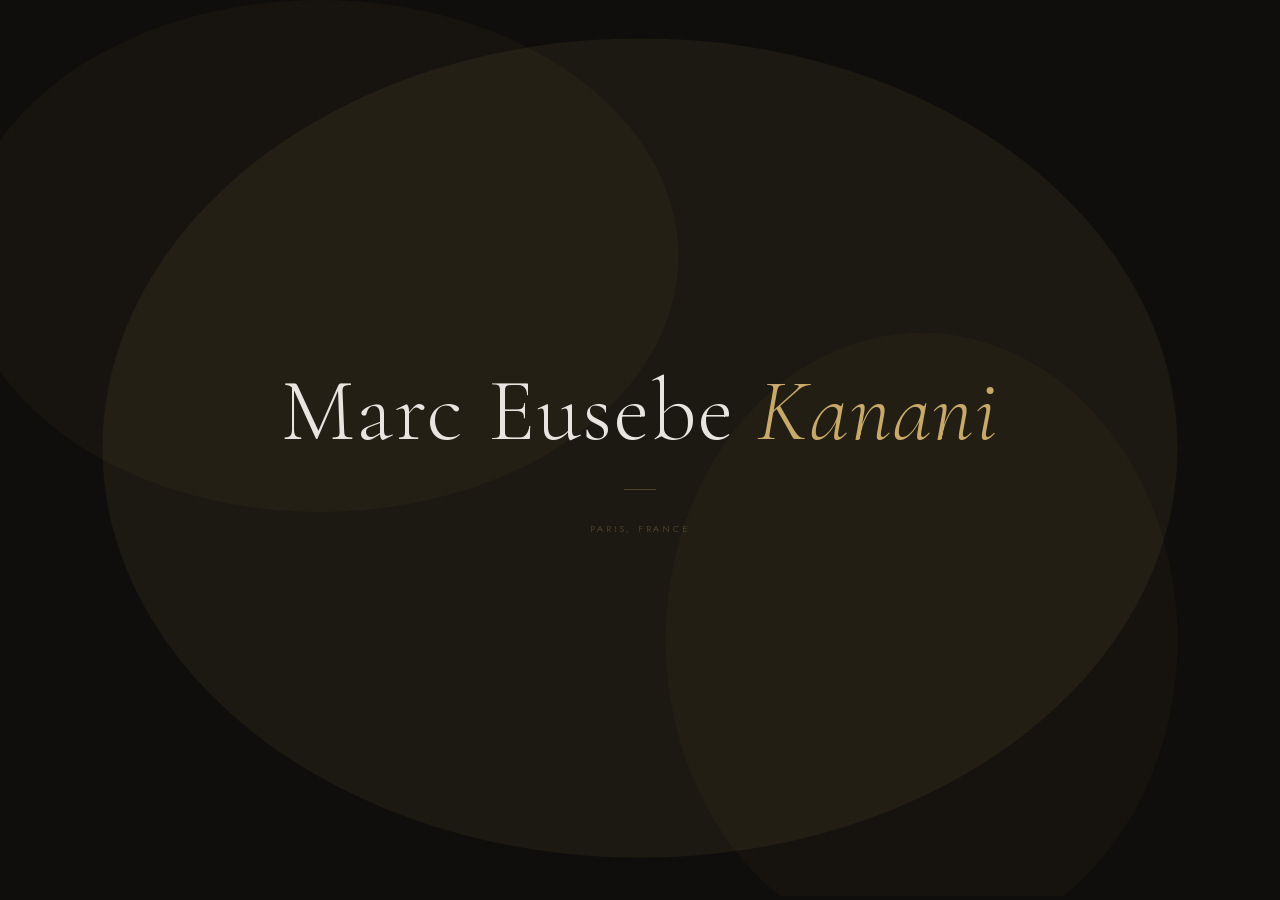
<file: index.html>
<!DOCTYPE html>
<html lang="en">
<head>
    <meta charset="UTF-8"/>
    <meta name="viewport" content="width=device-width, initial-scale=1.0"/>
    <title>Marc Eusebe Kanani</title>

    <link rel="icon" sizes="32x32" href="images/icons/logo.png">
    <link rel="icon" sizes="192x192" href="images/icons/logo.png">
    <link rel="apple-touch-icon" href="images/icons/logo.png">

    <link href="styles/google_fonts.css" rel="stylesheet"/>
    <link href="styles/main.css" rel="stylesheet"/>
</head>
<body>

<div class="entry">

    <svg class="bg" viewBox="0 0 1000 700" xmlns="http://www.w3.org/2000/svg" preserveAspectRatio="xMidYMid slice">
        <ellipse cx="500" cy="350" rx="420" ry="320" fill="#c8a96a" opacity="0.07"/>
        <ellipse cx="250" cy="200" rx="280" ry="200" fill="#a88a4a" opacity="0.05"/>
        <ellipse cx="720" cy="500" rx="200" ry="240" fill="#8a6a30" opacity="0.06"/>
    </svg>

    <div class="center">
        <span class="label-name">Marc Eusebe <em>Kanani</em></span>
        <span class="label-rule"></span>
        <span class="label-location">Paris, France</span>
    </div>

</div>

</body>
</html>
</file>
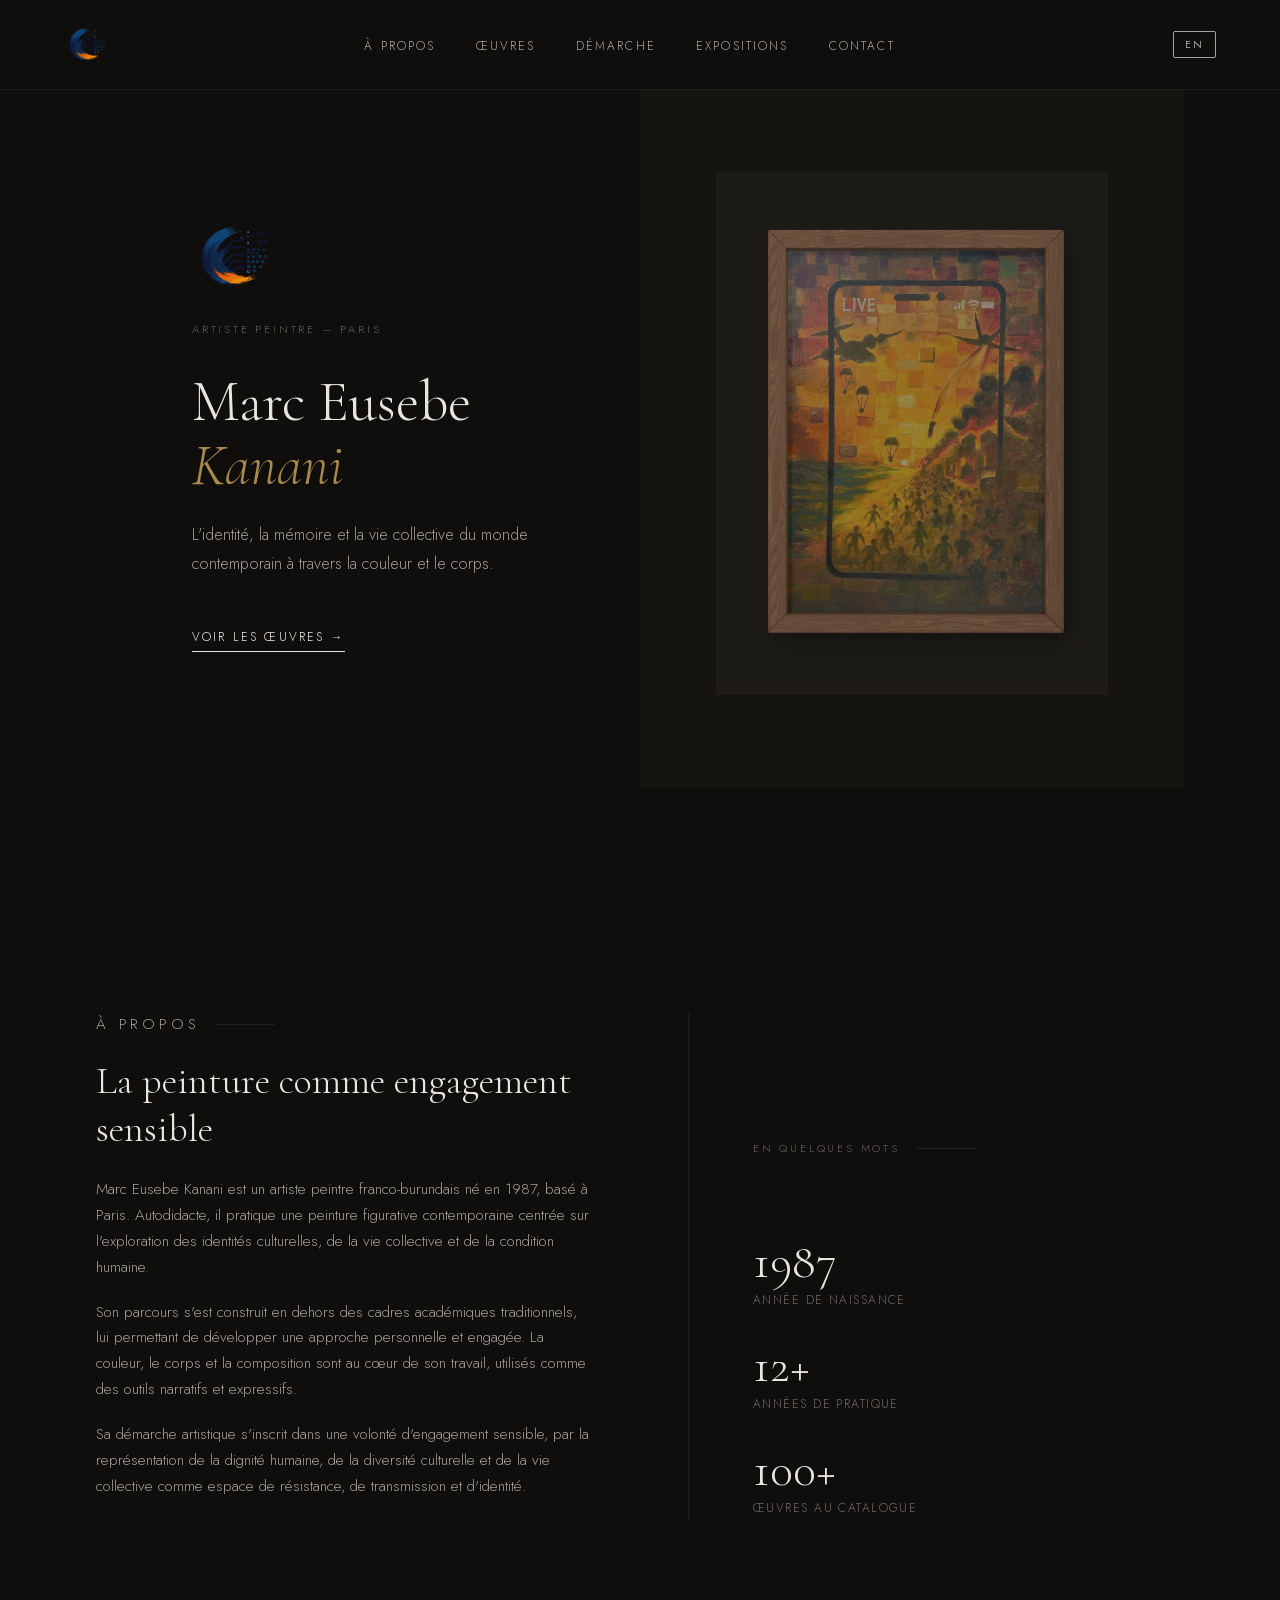
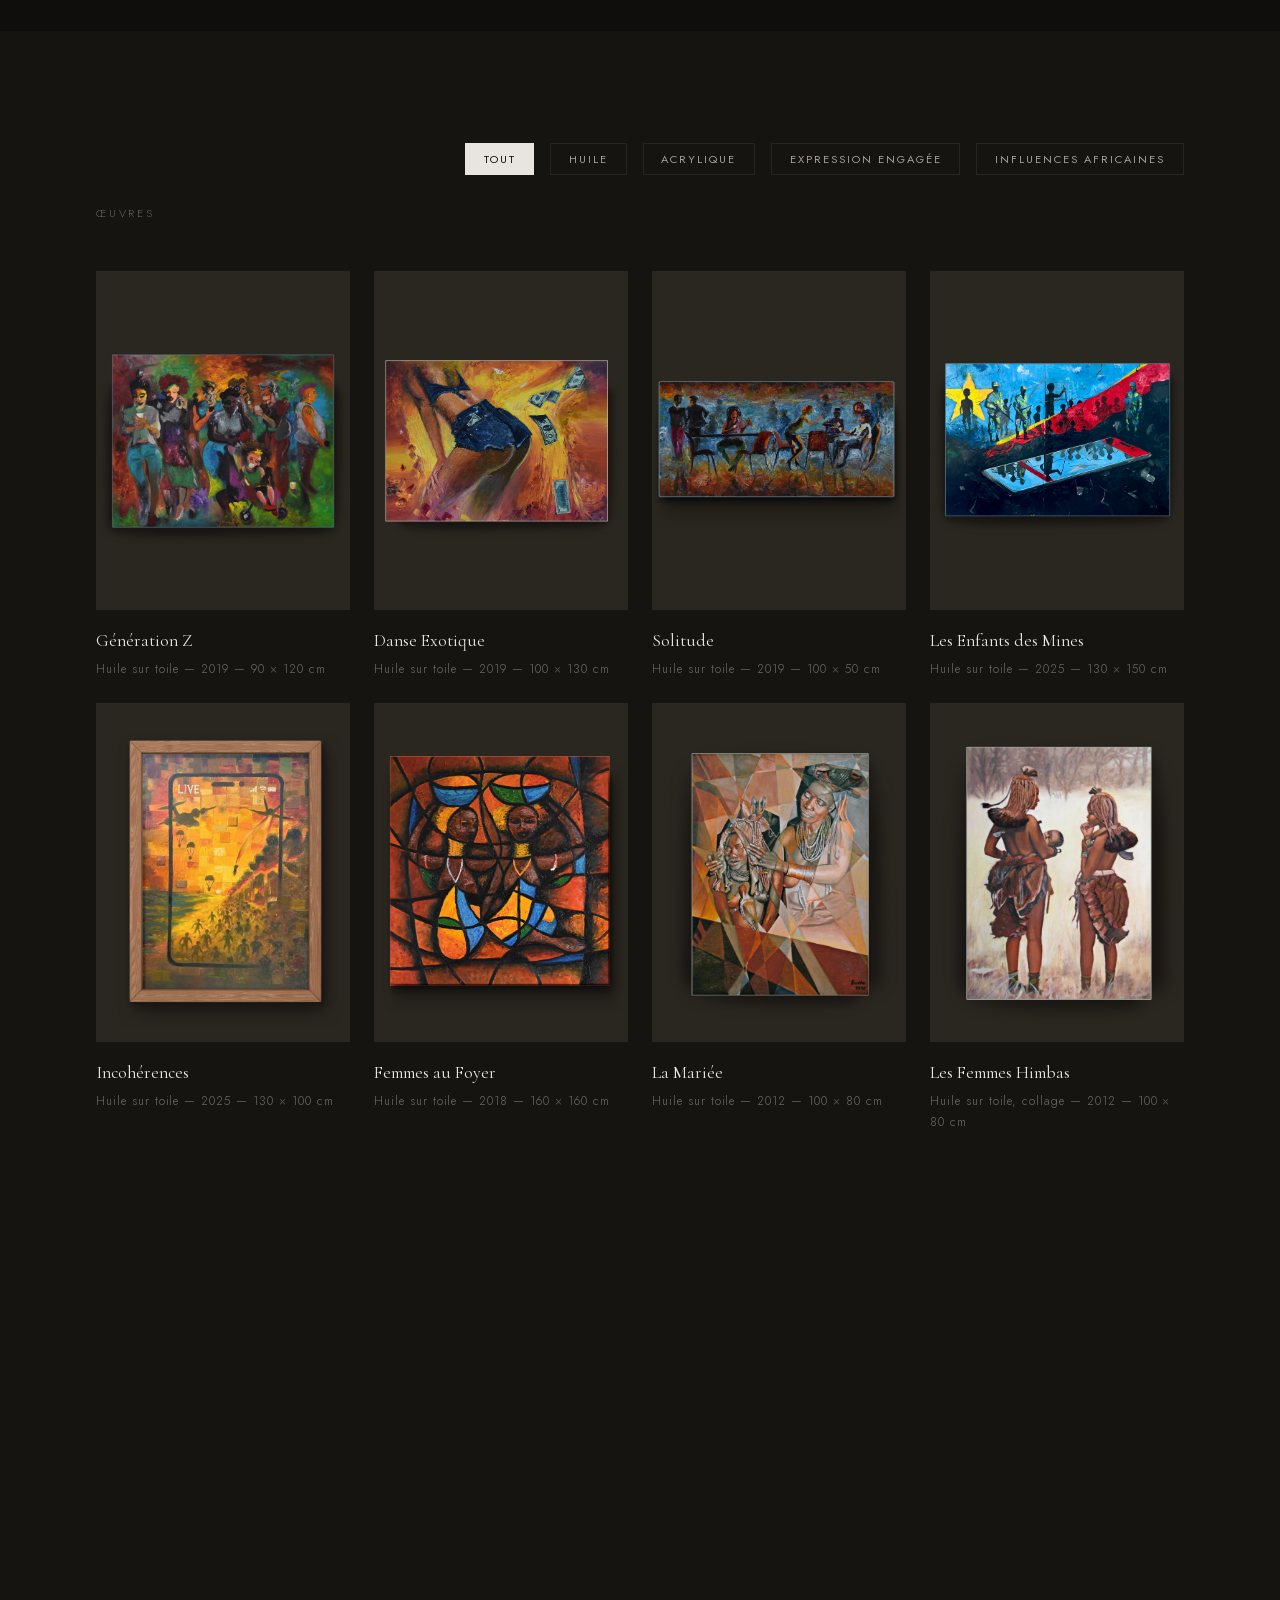
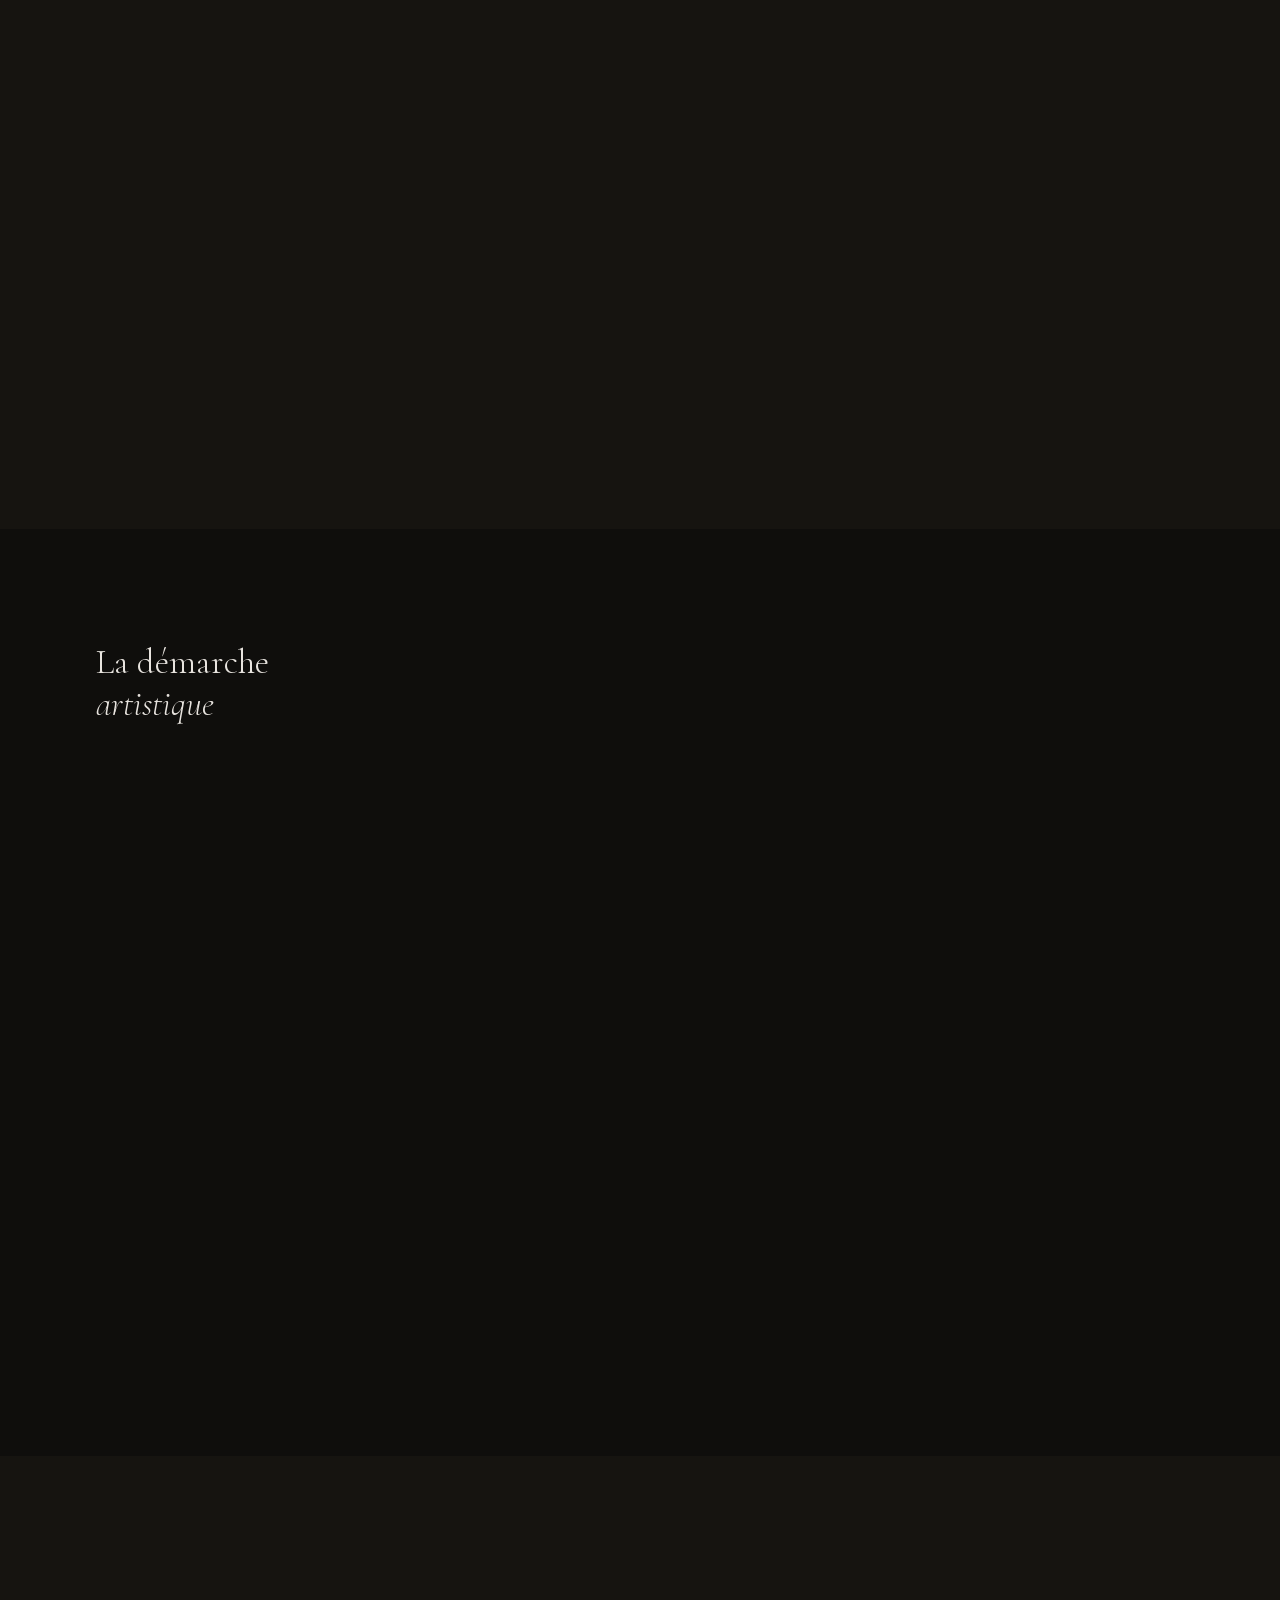
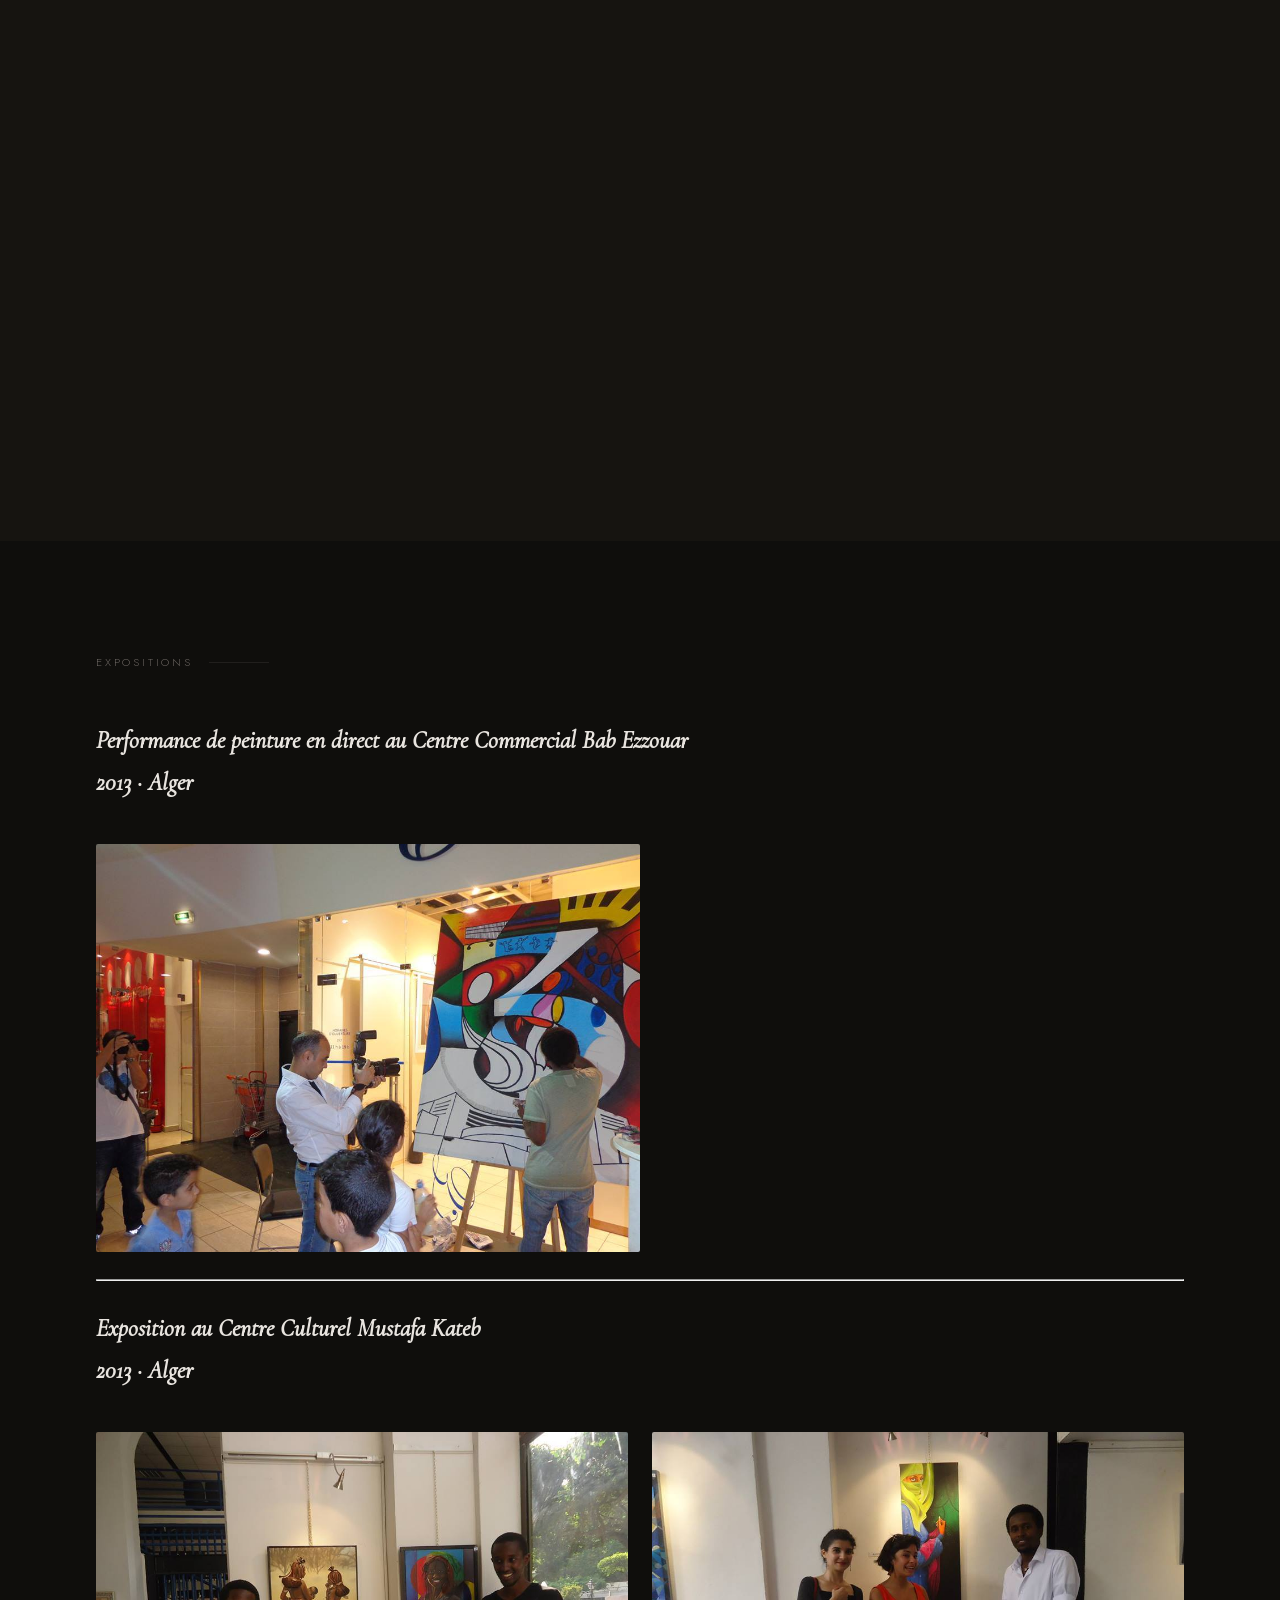
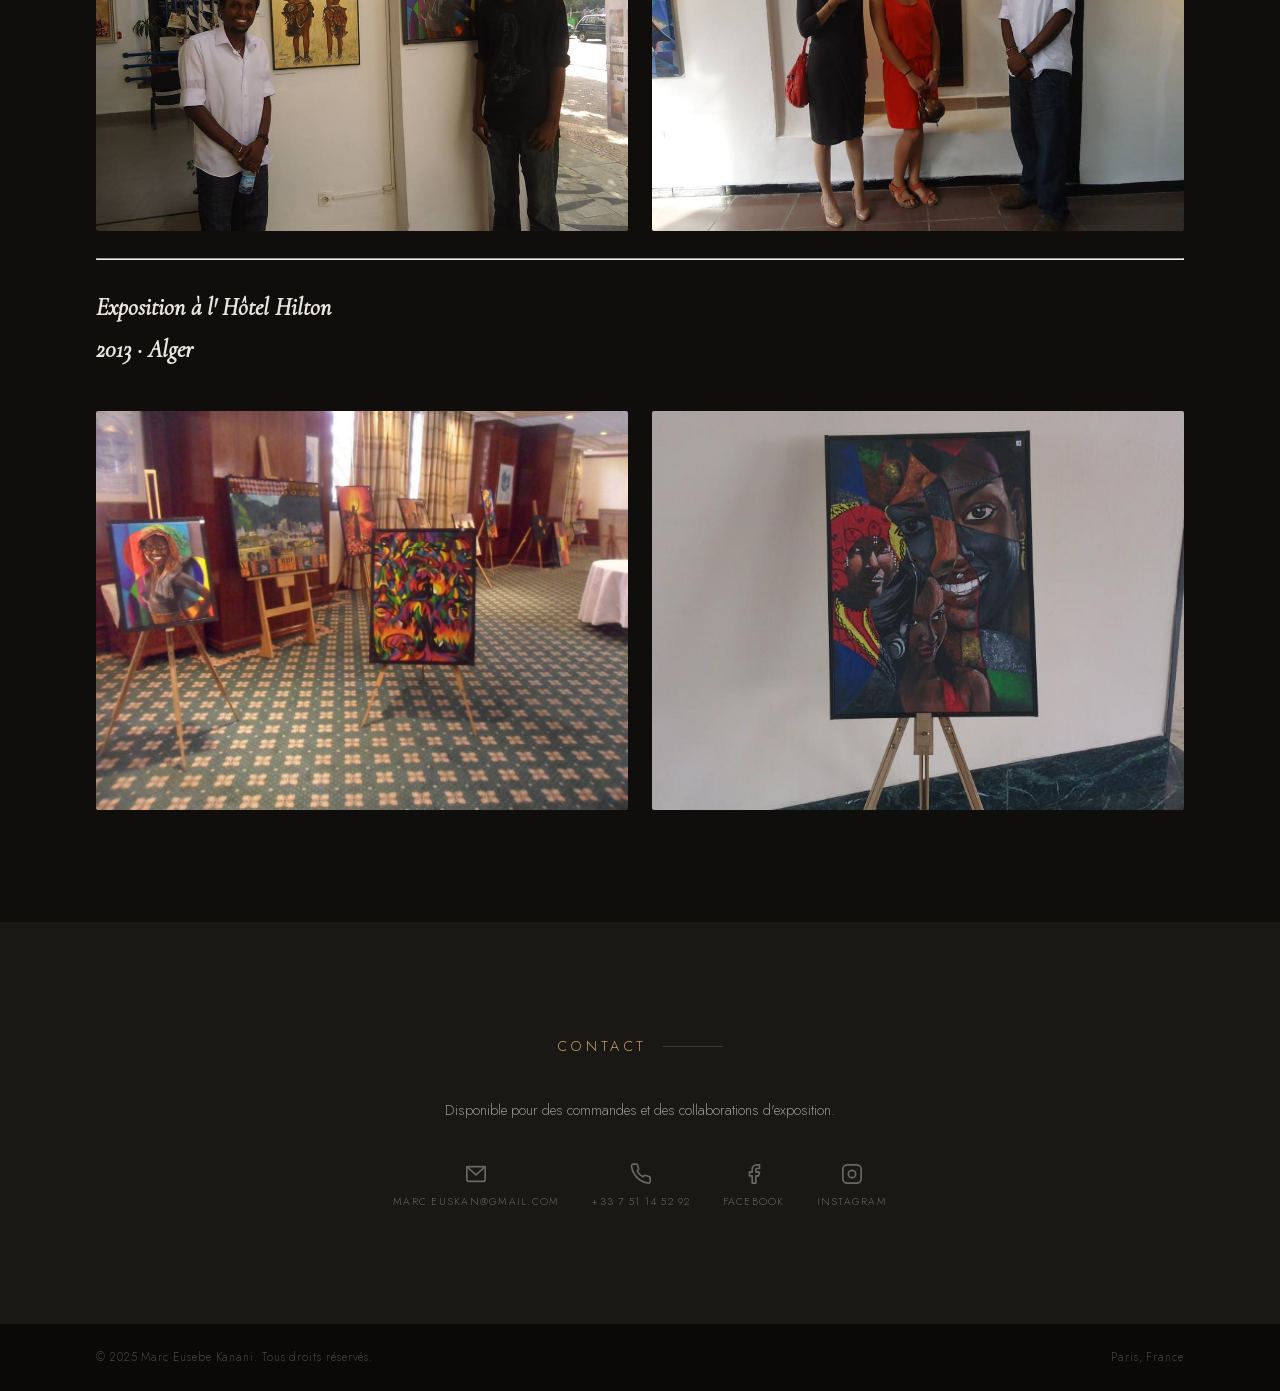
<file: gallery/index.html>
<!DOCTYPE html>
<html lang="fr" data-theme="dark">
<head>
    <meta charset="UTF-8"/>
    <meta name="viewport" content="width=device-width, initial-scale=1.0"/>
    <title>Marc Eusebe Kanani — Artiste Peintre</title>

    <link rel="icon" sizes="32x32" href="../images/icons/logo.png">
    <link rel="icon" sizes="192x192" href="../images/icons/logo.png">
    <link rel="apple-touch-icon" href="../images/icons/logo.png">

    <link href="../styles/google_fonts.css" rel="stylesheet"/>
    <link href="../styles/base.css" rel="stylesheet"/>
    <link href="../styles/gallery.css" rel="stylesheet"/>
</head>
<body>

<!-- NAV rendered by JS -->

<!-- ╔══════════════════════════════════════╗ -->
<!-- ║  HERO                                ║ -->
<!-- ╚══════════════════════════════════════╝ -->
<section class="hero">
    <div class="hero-text">

        <a href="../gallery/index.html" class="hero-logo-link" style="display:inline-block;margin-bottom:1.5rem;">
            <img src="../images/icons/logo.png" alt="Marc Eusebe Kanani"
                 style="height:80px;width:auto;object-fit:contain;mix-blend-mode:lighten;display:block;"/>
        </a>

        <p class="hero-eyebrow">
            <span data-lang="fr">Artiste Peintre — Paris</span>
            <span data-lang="en" style="display:none">Artist &amp; Painter — Paris</span>
        </p>
        <h1 class="hero-name">Marc Eusebe <em>Kanani</em></h1>
        <p class="hero-tagline">
            <span data-lang="fr">L'identité, la mémoire et la vie collective du monde contemporain à travers la couleur et le corps.</span>
            <span data-lang="en" style="display:none">Identity, memory, and the collective life of the contemporary world through colour and the body.</span>
        </p>
        <a href="#works" class="hero-cta">
            <span data-lang="fr">Voir les œuvres →</span>
            <span data-lang="en" style="display:none">View works →</span>
        </a>
    </div>

    <div class="hero-visual">
        <div class="canvas-placeholder">
            <div class="slideshow">
                <img src="../images/works/generation_z.png" alt="Danse Exotique" onerror="this.style.display='none'"
                     class="slide"/>
                <img src="../images/works/inconsistences.png" alt="La Mariée" onerror="this.style.display='none'"
                     class="slide active"/>
                <img src="../images/works/danse_exotique.png" alt="Les Enfants des Mines"
                     onerror="this.style.display='none'" class="slide"/>
                <img src="../images/works/les_enfants_des_mines.png" alt="Incohérences"
                     onerror="this.style.display='none'" class="slide"/>
                <img src="../images/works/solitude.png" alt="Danse Exotique" onerror="this.style.display='none'"
                     class="slide"/>
            </div>
        </div>
    </div>
</section>

<!-- ╔══════════════════════════════════════╗ -->
<!-- ║  ABOUT                               ║ -->
<!-- ╚══════════════════════════════════════╝ -->
<section id="about">
    <div class="about-body reveal">
        <p class="section-label" data-i18n="nav_about">À propos</p>

        <!-- FR -->
        <div data-lang="fr">
            <h2>La peinture comme engagement sensible</h2>
            <p>Marc Eusebe Kanani est un artiste peintre franco-burundais né en 1987, basé à Paris. Autodidacte, il pratique
                une peinture figurative contemporaine centrée sur l'exploration des identités culturelles, de la vie
                collective et de la condition humaine.</p>
            <p>Son parcours s'est construit en dehors des cadres académiques traditionnels, lui permettant de développer
                une approche personnelle et engagée. La couleur, le corps et la composition sont au cœur de son travail,
                utilisés comme des outils narratifs et expressifs.</p>
            <p>Sa démarche artistique s'inscrit dans une volonté d'engagement sensible, par la représentation de la
                dignité humaine, de la diversité culturelle et de la vie collective comme espace de résistance, de
                transmission et d'identité.</p>
        </div>

        <!-- EN -->
        <div data-lang="en" style="display:none">
            <h2>Painting as committed expression</h2>
            <p>Marc Eusebe Kanani is a Franco-Burundian painter born in 1987, based in Paris. Self-taught, he practises
                contemporary figurative painting centred on the exploration of cultural identities, collective life, and
                the human condition.</p>
            <p>His path was built outside traditional academic frameworks, allowing him to develop a personal and
                engaged approach to painting. Colour, the body, and composition are at the heart of his work, used as
                narrative and expressive tools.</p>
            <p>His artistic approach is rooted in a desire for sensitive engagement — representing human dignity,
                cultural diversity, and collective life as a space of resistance, transmission, and identity.</p>
        </div>
    </div>

    <div class="about-stats reveal" style="transition-delay:0.15s">
        <p class="section-label">
            <span data-lang="fr">En quelques mots</span>
            <span data-lang="en" style="display:none">At a glance</span>
        </p>
        <div class="stat-item">
            <p class="stat-num">1987</p>
            <p class="stat-label">
                <span data-lang="fr">Année de naissance</span>
                <span data-lang="en" style="display:none">Year of birth</span>
            </p>
        </div>
        <div class="stat-item">
            <p class="stat-num">12+</p>
            <p class="stat-label">
                <span data-lang="fr">Années de pratique</span>
                <span data-lang="en" style="display:none">Years of practice</span>
            </p>
        </div>
        <div class="stat-item">
            <p class="stat-num">100+</p>
            <p class="stat-label">
                <span data-lang="fr">Œuvres au catalogue</span>
                <span data-lang="en" style="display:none">Works in catalogue</span>
            </p>
        </div>
    </div>
</section>

<!-- ╔══════════════════════════════════════╗ -->
<!-- ║  WORKS                               ║ -->
<!-- ╚══════════════════════════════════════╝ -->
<section id="works">
    <div class="works-header reveal">
        <p class="section-label" style="margin-bottom:0" data-i18n="nav_works">Œuvres</p>
        <div class="gallery-filters">
            <button class="filter-btn active" data-filter="all">
                <span data-lang="fr">Tout</span><span data-lang="en" style="display:none">All</span>
            </button>
            <button class="filter-btn" data-filter="huile">
                <span data-lang="fr">Huile</span><span data-lang="en" style="display:none">Oil</span>
            </button>
            <button class="filter-btn" data-filter="acrylique">
                <span data-lang="fr">Acrylique</span><span data-lang="en" style="display:none">Acrylic</span>
            </button>
            <button class="filter-btn" data-filter="engagee">
                <span data-lang="fr">Expression engagée</span><span data-lang="en" style="display:none">Engaged expression</span>
            </button>
            <button class="filter-btn" data-filter="africaines">
                <span data-lang="fr">Influences africaines</span><span data-lang="en" style="display:none">African influences</span>
            </button>
        </div>
    </div>
    <div class="works-grid">

        <!-- Engaged expression -->

        <div class="work-card reveal" style="transition-delay:0.1s" data-category="huile engagee"
             data-title-fr="Génération Z" data-title-en="Generation Z"
             data-meta-fr="Huile sur toile — 2019 — 90 × 120 cm"
             data-meta-en="Oil on canvas — 2019 — 90 × 120 cm">
            <div class="work-img">
                <img src="../images/works/generation_z.png" alt="Génération Z" onerror="this.style.display='none'"/>
            </div>
            <p class="work-title">
                <span data-lang="fr">Génération Z</span><span data-lang="en" style="display:none">Generation Z</span>
            </p>
            <p class="work-meta">
                <span data-lang="fr">Huile sur toile — 2019 — 90 × 120 cm</span>
                <span data-lang="en" style="display:none">Oil on canvas — 2019 — 90 × 120 cm</span>
            </p>
        </div>

        <div class="work-card reveal" style="transition-delay:0.15s" data-category="huile engagee"
             data-title-fr="Danse Exotique" data-title-en="Exotic Dance"
             data-meta-fr="Huile sur toile — 2019 — 100 × 130 cm"
             data-meta-en="Oil on canvas — 2019 — 100 × 130 cm">
            <div class="work-img">
                <img src="../images/works/danse_exotique.png" alt="Danse Exotique" onerror="this.style.display='none'"/>
            </div>
            <p class="work-title">
                <span data-lang="fr">Danse Exotique</span><span data-lang="en" style="display:none">Exotic Dance</span>
            </p>
            <p class="work-meta">
                <span data-lang="fr">Huile sur toile — 2019 — 100 × 130 cm</span>
                <span data-lang="en" style="display:none">Oil on canvas — 2019 — 100 × 130 cm</span>
            </p>
        </div>

        <div class="work-card reveal" style="transition-delay:0.05s" data-category="huile engagee"
             data-title-fr="Solitude" data-title-en="Solitude"
             data-meta-fr="Huile sur toile — 2019 — 100 × 50 cm"
             data-meta-en="Oil on canvas — 2019 — 100 × 50 cm">
            <div class="work-img">
                <img src="../images/works/solitude.png" alt="Solitude" onerror="this.style.display='none'"/>
            </div>
            <p class="work-title">Solitude</p>
            <p class="work-meta">
                <span data-lang="fr">Huile sur toile — 2019 — 100 × 50 cm</span>
                <span data-lang="en" style="display:none">Oil on canvas — 2019 — 100 × 50 cm</span>
            </p>
        </div>

        <div class="work-card reveal" style="transition-delay:0.1s" data-category="huile engagee"
             data-title-fr="Les Enfants des Mines" data-title-en="The Children of the Mines"
             data-meta-fr="Huile sur toile — 2025 — 130 × 150 cm"
             data-meta-en="Oil on canvas — 2025 — 130 × 150 cm">
            <div class="work-img">
                <img src="../images/works/les_enfants_des_mines.png" alt="Les Enfants des Mines"
                     onerror="this.style.display='none'"/>
            </div>
            <p class="work-title">
                <span data-lang="fr">Les Enfants des Mines</span><span data-lang="en" style="display:none">The Children of the Mines</span>
            </p>
            <p class="work-meta">
                <span data-lang="fr">Huile sur toile — 2025 — 130 × 150 cm</span>
                <span data-lang="en" style="display:none">Oil on canvas — 2025 — 130 × 150 cm</span>
            </p>
        </div>

        <div class="work-card reveal" style="transition-delay:0.15s" data-category="huile engagee"
             data-title-fr="Incohérences" data-title-en="Incoherences"
             data-meta-fr="Huile sur toile — 2025 — 130 × 100 cm"
             data-meta-en="Oil on canvas — 2025 — 130 × 100 cm">
            <div class="work-img">
                <img src="../images/works/inconsistences.png" alt="Incohérences" onerror="this.style.display='none'"/>
            </div>
            <p class="work-title">
                <span data-lang="fr">Incohérences</span><span data-lang="en" style="display:none">Incoherences</span>
            </p>
            <p class="work-meta">
                <span data-lang="fr">Huile sur toile — 2025 — 130 × 100 cm</span>
                <span data-lang="en" style="display:none">Oil on canvas — 2025 — 130 × 100 cm</span>
            </p>
        </div>

        <div class="work-card reveal" style="transition-delay:0.05s" data-category="huile engagee"
             data-title-fr="Femmes au Foyer" data-title-en="Housewives"
             data-meta-fr="Huile sur toile — 2018 — 160 × 160 cm"
             data-meta-en="Oil on canvas — 2018 — 160 × 160 cm">
            <div class="work-img">
                <img src="../images/works/femmes_au_foyer.png" alt="Femmes au Foyer"
                     onerror="this.style.display='none'"/>
            </div>
            <p class="work-title">
                <span data-lang="fr">Femmes au Foyer</span><span data-lang="en" style="display:none">Housewives</span>
            </p>
            <p class="work-meta">
                <span data-lang="fr">Huile sur toile — 2018 — 160 × 160 cm</span>
                <span data-lang="en" style="display:none">Oil on canvas — 2018 — 160 × 160 cm</span>
            </p>
        </div>

        <!-- African influences -->
        <div class="work-card reveal" style="transition-delay:0.05s" data-category="huile africaines"
             data-title-fr="La Mariée" data-title-en="The Bride"
             data-meta-fr="Huile sur toile — 2012 — 100 × 80 cm"
             data-meta-en="Oil on canvas — 2012 — 100 × 80 cm">
            <div class="work-img">
                <img src="../images/works/la_mariee.png" alt="La Mariée" onerror="this.style.display='none'"/>
            </div>
            <p class="work-title">
                <span data-lang="fr">La Mariée</span><span data-lang="en" style="display:none">The Bride</span>
            </p>
            <p class="work-meta">
                <span data-lang="fr">Huile sur toile — 2012 — 100 × 80 cm</span>
                <span data-lang="en" style="display:none">Oil on canvas — 2012 — 100 × 80 cm</span>
            </p>
        </div>

        <div class="work-card reveal" style="transition-delay:0.1s" data-category="huile africaines"
             data-title-fr="Les Femmes Himbas" data-title-en="The Himba Women"
             data-meta-fr="Huile sur toile, collage — 2012 — 100 × 80 cm"
             data-meta-en="Oil on canvas, collage — 2012 — 100 × 80 cm">
            <div class="work-img">
                <img src="../images/works/les_femmes_himbas.png" alt="Les Femmes Himbas"
                     onerror="this.style.display='none'"/>
            </div>
            <p class="work-title">
                <span data-lang="fr">Les Femmes Himbas</span><span data-lang="en"
                                                                   style="display:none">The Himba Women</span>
            </p>
            <p class="work-meta">
                <span data-lang="fr">Huile sur toile, collage — 2012 — 100 × 80 cm</span>
                <span data-lang="en" style="display:none">Oil on canvas, collage — 2012 — 100 × 80 cm</span>
            </p>
        </div>

        <div class="work-card reveal" style="transition-delay:0.15s" data-category="acrylique africaines"
             data-title-fr="Les Modèles" data-title-en="The Models"
             data-meta-fr="Acrylique sur toile — 2012 — 100 × 80 cm"
             data-meta-en="Acrylic on canvas — 2012 — 100 × 80 cm">
            <div class="work-img">
                <img src="../images/works/les_modeles.png" alt="Les Modèles" onerror="this.style.display='none'"/>
            </div>
            <p class="work-title">
                <span data-lang="fr">Les Modèles</span><span data-lang="en" style="display:none">The Models</span>
            </p>
            <p class="work-meta">
                <span data-lang="fr">Acrylique sur toile — 2012 — 100 × 80 cm</span>
                <span data-lang="en" style="display:none">Acrylic on canvas — 2012 — 100 × 80 cm</span>
            </p>
        </div>

        <div class="work-card reveal" style="transition-delay:0.05s" data-category="acrylique africaines"
             data-title-fr="Hijab" data-title-en="Hijab"
             data-meta-fr="Acrylique sur toile — 2012 — 150 × 38 cm"
             data-meta-en="Acrylic on canvas — 2012 — 150 × 38 cm">
            <div class="work-img">
                <img src="../images/works/hijab.png" alt="Hijab" onerror="this.style.display='none'"/>
            </div>
            <p class="work-title">Hijab</p>
            <p class="work-meta">
                <span data-lang="fr">Acrylique sur toile — 2012 — 150 × 38 cm</span>
                <span data-lang="en" style="display:none">Acrylic on canvas — 2012 — 150 × 38 cm</span>
            </p>
        </div>

        <div class="work-card reveal" style="transition-delay:0.1s" data-category="huile africaines"
             data-title-fr="Sourire Africain" data-title-en="African Smile"
             data-meta-fr="Huile sur toile — 2016 — 50 × 40 cm"
             data-meta-en="Oil on canvas — 2016 — 50 × 40 cm">
            <div class="work-img">
                <img src="../images/works/sourire_africain.png" alt="Sourire Africain"
                     onerror="this.style.display='none'"/>
            </div>
            <p class="work-title">
                <span data-lang="fr">Sourire Africain</span><span data-lang="en"
                                                                  style="display:none">African Smile</span>
            </p>
            <p class="work-meta">
                <span data-lang="fr">Huile sur toile — 2016 — 50 × 40 cm</span>
                <span data-lang="en" style="display:none">Oil on canvas — 2016 — 50 × 40 cm</span>
            </p>
        </div>

        <div class="work-card reveal" style="transition-delay:0.15s" data-category="huile africaines"
             data-title-fr="Jeune Femme Himba" data-title-en="Young Himba Woman"
             data-meta-fr="Huile sur toile — 2016 — 46 × 37 cm"
             data-meta-en="Oil on canvas — 2016 — 46 × 37 cm">
            <div class="work-img">
                <img src="../images/works/jeune_femme_himba.png" alt="Jeune Femme Himba"
                     onerror="this.style.display='none'"/>
            </div>
            <p class="work-title">
                <span data-lang="fr">Jeune Femme Himba</span><span data-lang="en"
                                                                   style="display:none">Young Himba Woman</span>
            </p>
            <p class="work-meta">
                <span data-lang="fr">Huile sur toile — 2016 — 46 × 37 cm</span>
                <span data-lang="en" style="display:none">Oil on canvas — 2016 — 46 × 37 cm</span>
            </p>
        </div>

        <div class="work-card reveal" style="transition-delay:0.05s" data-category="huile africaines"
             data-title-fr="Villageoises" data-title-en="Villageoises"
             data-meta-fr="Huile sur toile — 2015 — 100 × 50 cm"
             data-meta-en="Oil on canvas — 2015 — 100 × 50 cm">
            <div class="work-img">
                <img src="../images/works/villageoises.png" alt="Villageoises" onerror="this.style.display='none'"/>
            </div>
            <p class="work-title">Villageoises</p>
            <p class="work-meta">
                <span data-lang="fr">Huile sur toile — 2015 — 100 × 50 cm</span>
                <span data-lang="en" style="display:none">Oil on canvas — 2015 — 100 × 50 cm</span>
            </p>
        </div>

    </div>
</section>

<!-- ╔══════════════════════════════════════╗ -->
<!-- ║  ARTISTIC UNIVERSE                   ║ -->
<!-- ╚══════════════════════════════════════╝ -->
<section id="process">

    <!-- FR -->
    <div data-lang="fr">
        <h2>La démarche<br><em style="font-family:'Cormorant Garamond',serif;font-style:italic">artistique</em></h2>
    </div>
    <!-- EN -->
    <div data-lang="en" style="display:none">
        <h2>The artistic<br><em style="font-family:'Cormorant Garamond',serif;font-style:italic">approach</em></h2>
    </div>

    <div class="process-steps">
        <div class="step reveal">
            <p class="step-num">01</p>
            <div>
                <h3>
                    <span data-lang="fr">L'humain dans sa dimension collective</span>
                    <span data-lang="en" style="display:none">The human in its collective dimension</span>
                </h3>
                <p>
                    <span data-lang="fr">Mon travail représente des personnes dans des situations sociales concrètes — moments de partage, gestes du quotidien, scènes de rassemblement — et interroge la manière dont les individus existent au sein d'un groupe.</span>
                    <span data-lang="en" style="display:none">My work depicts people in concrete social situations — moments of sharing, everyday gestures, scenes of gathering — questioning how individuals exist within a group.</span>
                </p>
            </div>
        </div>
        <div class="step reveal" style="transition-delay:0.1s">
            <p class="step-num">02</p>
            <div>
                <h3>
                    <span data-lang="fr">Identité et mémoire</span>
                    <span data-lang="en" style="display:none">Identity and memory</span>
                </h3>
                <p>
                    <span data-lang="fr">Les figures que je peins sont ancrées dans une culture et une histoire. À travers elles, je questionne l'identité, l'appartenance et la transmission, en montrant des scènes simples où le présent dialogue avec la mémoire collective.</span>
                    <span data-lang="en" style="display:none">The figures I paint are rooted in a culture and a history. Through them, I question identity, belonging, and transmission — showing simple scenes where the present dialogues with collective memory.</span>
                </p>
            </div>
        </div>
        <div class="step reveal" style="transition-delay:0.2s">
            <p class="step-num">03</p>
            <div>
                <h3>
                    <span data-lang="fr">Une peinture du temps présent</span>
                    <span data-lang="en" style="display:none">A painting of the present time</span>
                </h3>
                <p>
                    <span data-lang="fr">Je cherche à créer des images accessibles dans lesquelles le spectateur peut se reconnaître et se projeter. Mes peintures sont conçues comme des espaces de rencontre entre les figures représentées et celui qui regarde.</span>
                    <span data-lang="en" style="display:none">I seek to create accessible images in which the viewer can recognise themselves and project their own experience. My paintings are conceived as spaces of encounter between the depicted figures and the viewer.</span>
                </p>
            </div>
        </div>
        <div class="step reveal" style="transition-delay:0.3s">
            <p class="step-num">04</p>
            <div>
                <h3>
                    <span data-lang="fr">Engagement par l'expression artistique</span>
                    <span data-lang="en" style="display:none">Commitment through artistic expression</span>
                </h3>
                <p>
                    <span data-lang="fr">Ma démarche s'inscrit dans une volonté d'engagement sensible, par la représentation de la dignité humaine, de la diversité culturelle et de la vie collective comme espace de résistance, de transmission et d'identité.</span>
                    <span data-lang="en" style="display:none">My approach is rooted in a desire for sensitive commitment — representing human dignity, cultural diversity, and collective life as a space of resistance, transmission, and identity.</span>
                </p>
            </div>
        </div>
    </div>
</section>

<!-- ╔══════════════════════════════════════╗ -->
<!-- ║  TECHNIQUES                          ║ -->
<!-- ╚══════════════════════════════════════╝ -->
<section class="exhibitions" id="techniques">
    <p class="section-label reveal">
        <span data-lang="fr">Techniques &amp; médiums</span>
        <span data-lang="en" style="display:none">Techniques &amp; mediums</span>
    </p>
    <h2 class="reveal" style="transition-delay:0.1s">
        <span data-lang="fr">Les outils <em
                style="font-family:'Cormorant Garamond',serif;font-style:italic">du peintre</em></span>
        <span data-lang="en" style="display:none">The painter's <em
                style="font-family:'Cormorant Garamond',serif;font-style:italic">tools</em></span>
    </h2>
    <div class="exhibition-list">
        <div class="exhibition-item reveal">
            <span class="ex-year">
                <span data-lang="fr">Styles</span><span data-lang="en" style="display:none">Styles</span>
            </span>
            <span class="ex-title">
                <span data-lang="fr">Expressionnisme, Réalisme</span><span data-lang="en" style="display:none">Expressionism, Realism</span>
            </span>
            <span class="ex-place">
                <span data-lang="fr">Influences d'art africain</span><span data-lang="en" style="display:none">African art influences</span>
            </span>
        </div>
        <div class="exhibition-item reveal" style="transition-delay:0.05s">
            <span class="ex-year">
                <span data-lang="fr">Techniques</span><span data-lang="en" style="display:none">Techniques</span>
            </span>
            <span class="ex-title">
                <span data-lang="fr">Collage, techniques mixtes</span><span data-lang="en" style="display:none">Collage, mixed media</span>
            </span>
            <span class="ex-place"></span>
        </div>
        <div class="exhibition-item reveal" style="transition-delay:0.1s">
            <span class="ex-year">
                <span data-lang="fr">Médiums</span><span data-lang="en" style="display:none">Mediums</span>
            </span>
            <span class="ex-title">
                <span data-lang="fr">Peinture acrylique</span><span data-lang="en"
                                                                    style="display:none">Acrylic paint</span>
            </span>
            <span class="ex-place">
                <span data-lang="fr">Peinture à l'huile</span><span data-lang="en" style="display:none">Oil paint</span>
            </span>
        </div>
        <div class="exhibition-item reveal" style="transition-delay:0.15s">
            <span class="ex-year">
                <span data-lang="fr">Formation</span><span data-lang="en" style="display:none">Education</span>
            </span>
            <span class="ex-title">
                <span data-lang="fr">Master Informatique — Université de Bordeaux 1, 2016</span>
                <span data-lang="en" style="display:none">Master Computer Science — University of Bordeaux 1, 2016</span>
            </span>
            <span class="ex-place">
                <span data-lang="fr">Artiste autodidacte</span><span data-lang="en" style="display:none">Self-taught artist</span>
            </span>
        </div>
    </div>
</section>

<!-- ╔══════════════════════════════════════╗ -->
<!-- ║  EXHIBITIONS                         ║ -->
<!-- ╚══════════════════════════════════════╝ -->
<section id="expositions">
    <p class="section-label reveal">
        <span data-lang="fr">Expositions</span>
        <span data-lang="en" style="display:none">Exhibitions</span>
    </p>

    <h2 class="reveal" style="transition-delay:0.1s">
        <span data-lang="fr"><em style="font-family:'Cormorant Garamond',serif;font-style:italic">Performance de peinture en direct au Centre Commercial Bab Ezzouar<br>2013 · Alger </em></span>
        <span data-lang="en" style="display:none"><em style="font-family:'Cormorant Garamond',serif;font-style:italic">Live painting performance at Bab Ezzouar Mole<br>2013 · Alger </em></span>
    </h2>

    <div class="expo-grid">

        <div class="expo-card reveal" style="transition-delay:0.05s; max-width: 50%">
            <div class="expo-img">
                <img src="../images/exhibitions/performance_2015.jpg"
                     alt="Vernissage 2015 — Marc Eusebe Kanani avec visiteurs devant Hijab"
                     loading="lazy"/>
            </div>
        </div>

    </div>
    <br>
    <hr>
    <br>

    <h2 class="reveal" style="transition-delay:0.1s">
        <span data-lang="fr"><em style="font-family:'Cormorant Garamond',serif;font-style:italic">Exposition au Centre Culturel Mustafa Kateb <br>2013 · Alger </em></span>
        <span data-lang="en" style="display:none"><em style="font-family:'Cormorant Garamond',serif;font-style:italic">Exhibition at the Mustafa Kateb Cultural Center <br>2013 · Alger</em></span>
    </h2>

    <div class="expo-grid">

        <div class="expo-card reveal" style="transition-delay:0.1s">
            <div class="expo-img">
                <img src="../images/exhibitions/expo_2015_vernissage.jpg"
                     alt="Exposition 2015 — œuvre Les Modèles sur chevalet"
                     loading="lazy"/>
            </div>
        </div>

        <div class="expo-card reveal" style="transition-delay:0.1s">
            <div class="expo-img">
                <img src="../images/exhibitions/expo_2015_vernissage1.jpg"
                     alt="Exposition 2015 — œuvre Les Modèles sur chevalet"
                     loading="lazy"/>
            </div>
        </div>

    </div>

    <br>
    <hr>
    <br>

    <h2 class="reveal" style="transition-delay:0.1s">
        <span data-lang="fr"><em style="font-family:'Cormorant Garamond',serif;font-style:italic">Exposition à l' Hôtel Hilton<br>2013 · Alger </em></span>
        <span data-lang="en" style="display:none"><em style="font-family:'Cormorant Garamond',serif;font-style:italic">Exhibition at Hilton Hotel<br>2013 · Alger</em></span>
    </h2>

    <div class="expo-grid">

        <div class="expo-card reveal" style="transition-delay:0.1s">
            <div class="expo-img">
                <img src="../images/exhibitions/expo_2015_hotel.jpg"
                     alt="Exposition 2015 — œuvre Les Modèles sur chevalet"
                     loading="lazy"/>
            </div>
        </div>

        <div class="expo-card reveal" style="transition-delay:0.1s">
            <div class="expo-img">
                <img src="../images/exhibitions/expo_2015_painting.jpg"
                     alt="Exposition 2015 — œuvre Les Modèles sur chevalet"
                     loading="lazy"/>
            </div>
        </div>

    </div>

</section>

<!-- ╔══════════════════════════════════════╗ -->
<!-- ║  CONTACT                             ║ -->
<!-- ╚══════════════════════════════════════╝ -->
<section id="contact">
    <p class="section-label" style="justify-content:center" data-i18n="nav_contact">Contact</p>
    <p class="reveal" style="transition-delay:0.1s">
        <span data-lang="fr">Disponible pour des commandes et des collaborations d'exposition.</span>
        <span data-lang="en" style="display:none">Available for commissions and exhibition collaborations.</span>
    </p>

    <div class="contact-socials reveal" style="transition-delay:0.3s">

        <a href="mailto:marc.euskan@gmail.com" class="social-link reveal" style="transition-delay:0.1s"
           aria-label="Email">
            <span class="social-icon"
                  style="-webkit-mask-image: url('../images/icons/email.svg'); mask-image: url('../images/icons/email.svg');"></span>
            <span>marc.euskan@gmail.com</span>
        </a>

        <a href="tel:+33751145292" class="social-link reveal" style="transition-delay:0.2s" aria-label="Téléphone">
            <span class="social-icon"
                  style="-webkit-mask-image: url('../images/icons/phone.svg'); mask-image: url('../images/icons/phone.svg');"></span>
            <span>+33 7 51 14 52 92</span>
        </a>

        <a href="https://www.facebook.com/marckanani.gallery" target="_blank" rel="noopener noreferrer"
           class="social-link reveal" style="transition-delay:0.3s" aria-label="Facebook">
            <span class="social-icon"
                  style="-webkit-mask-image: url('../images/icons/facebook.svg'); mask-image: url('../images/icons/facebook.svg');"></span>
            <span>Facebook</span>
        </a>

        <a href="https://www.instagram.com/marckanani.gallery" target="_blank" rel="noopener noreferrer"
           class="social-link reveal" style="transition-delay:0.4s" aria-label="Instagram">
            <span class="social-icon"
                  style="-webkit-mask-image: url('../images/icons/instagram.svg'); mask-image: url('../images/icons/instagram.svg');"></span>
            <span>Instagram</span>
        </a>

    </div>
</section>

<!-- FOOTER rendered by JS -->

<!-- LIGHTBOX -->
<div class="lightbox" id="lightbox">
    <button class="lightbox-close" id="lightbox-close">×</button>
    <div class="lightbox-inner">
        <div class="lightbox-img" id="lightbox-img"></div>
        <p class="lightbox-title" id="lightbox-title"></p>
        <p class="lightbox-meta" id="lightbox-meta"></p>
        <p class="lightbox-zoom-hint">
            <span data-lang="fr">Cliquer sur l'image pour zoomer</span>
            <span data-lang="en" style="display:none">Click image to zoom</span>
        </p>
    </div>
</div>

<!-- ZOOM FULLSCREEN OVERLAY -->
<div id="zoom-overlay">
    <button id="zoom-close">×</button>
</div>

<script type="module">
    import {renderNav, renderFooter, getCurrentLang} from '../components/layout.js';
    import {initReveal} from '../components/reveal.js';

    renderNav({
        logoHref: '../gallery/index.html',
        links: [
            {label: 'À propos / About', href: '#about', i18nKey: 'nav_about'},
            {label: 'Œuvres / Works', href: '#works', i18nKey: 'nav_works'},
            {label: 'Démarche', href: '#process', i18nKey: 'nav_process'},
            {label: 'Expositions', href: '#expositions', i18nKey: 'nav_expositions'},
            {label: 'Contact', href: '#contact', i18nKey: 'nav_contact'},
            /*{ label: '→ Portfolio',      href: '../portfolio/index.html', i18nKey: 'nav_portfolio' }, */
        ],
    });

    // Inject logo image into the nav logo anchor rendered by layout.js
    requestAnimationFrame(() => {
        // Try common selectors that layout.js might use for the logo anchor
        const navLogoAnchor = document.querySelector('nav .nav-logo')
            || document.querySelector('nav .logo')
            || document.querySelector('nav a[href="../gallery/index.html"]');
        if (navLogoAnchor) {
            navLogoAnchor.innerHTML = '';
            const logoImg = document.createElement('img');
            logoImg.src = '../images/icons/logo.png';
            logoImg.alt = 'Marc Eusebe Kanani';
            logoImg.style.cssText = 'height:44px;width:auto;display:block;object-fit:contain;mix-blend-mode:lighten;';
            navLogoAnchor.appendChild(logoImg);
        }
    });

    renderFooter({year: 2025});
    initReveal();

    // Hero slideshow
    const slides = document.querySelectorAll('.slideshow .slide');
    let current = 0;
    if (slides.length > 1) {
        setInterval(() => {
            slides[current].classList.remove('active');
            current = (current + 1) % slides.length;
            slides[current].classList.add('active');
        }, 7000);
    }

    // Gallery filter
    const filterBtns = document.querySelectorAll('.filter-btn');
    const cards = document.querySelectorAll('.work-card');

    filterBtns.forEach(btn => {
        btn.addEventListener('click', () => {
            filterBtns.forEach(b => b.classList.remove('active'));
            btn.classList.add('active');
            const filter = btn.dataset.filter;
            cards.forEach(card => {
                const cats = card.dataset.category || '';
                card.style.display = (filter === 'all' || cats.includes(filter)) ? '' : 'none';
            });
        });
    });

    // Lightbox — uses bilingual title/meta
    const lightbox = document.getElementById('lightbox');
    const lbImg = document.getElementById('lightbox-img');
    const lbTitle = document.getElementById('lightbox-title');
    const lbMeta = document.getElementById('lightbox-meta');
    const zoomOverlay = document.getElementById('zoom-overlay');
    const zoomClose = document.getElementById('zoom-close');

    function openLightbox(card) {
        const lang = getCurrentLang();
        const img = card.querySelector('.work-img img');
        const title = card.dataset[`title${lang.charAt(0).toUpperCase() + lang.slice(1)}`]
            || card.querySelector('.work-title')?.textContent || '';
        const meta = card.dataset[`meta${lang.charAt(0).toUpperCase() + lang.slice(1)}`]
            || card.querySelector('.work-meta')?.textContent || '';

        lbImg.innerHTML = img
            ? `<img src="${img.src}" alt="${img.alt}" data-src="${img.src}"/>`
            : '';
        lbTitle.textContent = title;
        lbMeta.textContent = meta;
        lightbox.classList.add('open');
        document.body.style.overflow = 'hidden';

        // Click image → open fullscreen zoom overlay
        const lbZoomImg = lbImg.querySelector('img');
        if (lbZoomImg) {
            lbZoomImg.addEventListener('click', (e) => {
                e.stopPropagation();
                // Build full-res image in overlay
                zoomOverlay.innerHTML = `<button id="zoom-close">×</button><img src="${lbZoomImg.src}" alt="${lbZoomImg.alt}" style="display:block;width:auto;height:auto;min-width:100vw;min-height:100vh;object-fit:contain;margin:auto;"/>`;
                zoomOverlay.classList.add('open');
                zoomOverlay.scrollTop = 0;
                document.getElementById('zoom-close').addEventListener('click', closeZoom);
                zoomOverlay.addEventListener('click', (ev) => {
                    if (ev.target === zoomOverlay || ev.target.tagName === 'IMG') closeZoom();
                });
            });
        }
    }

    function closeZoom() {
        zoomOverlay.classList.remove('open');
        zoomOverlay.innerHTML = '';
    }

    cards.forEach(card => card.addEventListener('click', () => openLightbox(card)));
    document.getElementById('lightbox-close').addEventListener('click', closeLightbox);
    lightbox.addEventListener('click', e => {
        if (e.target === lightbox) closeLightbox();
    });
    document.addEventListener('keydown', e => {
        if (e.key === 'Escape') {
            if (zoomOverlay.classList.contains('open')) closeZoom();
            else closeLightbox();
        }
    });

    function closeLightbox() {
        lightbox.classList.remove('open');
        document.body.style.overflow = '';
    }
</script>
</body>
</html>
</file>
<file: styles/google_fonts.css>
/* cyrillic-ext */
@font-face {
    font-family: 'Cormorant Garamond';
    font-style: italic;
    font-weight: 300;
    font-display: swap;
    src: url(/assets/fonts/co3ZmX5slCNuHLi8bLeY9MK7whWMhyjYrEtFmSqn7B6DxjY.woff2) format('woff2');
    unicode-range: U+0460-052F, U+1C80-1C8A, U+20B4, U+2DE0-2DFF, U+A640-A69F, U+FE2E-FE2F;
}
/* cyrillic */
@font-face {
    font-family: 'Cormorant Garamond';
    font-style: italic;
    font-weight: 300;
    font-display: swap;
    src: url(/assets/fonts/co3ZmX5slCNuHLi8bLeY9MK7whWMhyjYrEtFmSqn7B6DxjY.woff2) format('woff2');
    unicode-range: U+0301, U+0400-045F, U+0490-0491, U+04B0-04B1, U+2116;
}
/* vietnamese */
@font-face {
    font-family: 'Cormorant Garamond';
    font-style: italic;
    font-weight: 300;
    font-display: swap;
    src: url(/assets/fonts/co3ZmX5slCNuHLi8bLeY9MK7whWMhyjYrEtHmSqn7B6DxjY.woff2) format('woff2');
    unicode-range: U+0102-0103, U+0110-0111, U+0128-0129, U+0168-0169, U+01A0-01A1, U+01AF-01B0, U+0300-0301, U+0303-0304, U+0308-0309, U+0323, U+0329, U+1EA0-1EF9, U+20AB;
}
/* latin-ext */
@font-face {
    font-family: 'Cormorant Garamond';
    font-style: italic;
    font-weight: 300;
    font-display: swap;
    src: url(/assets/fonts/co3ZmX5slCNuHLi8bLeY9MK7whWMhyjYrEtGmSqn7B6DxjY.woff2) format('woff2');
    unicode-range: U+0100-02BA, U+02BD-02C5, U+02C7-02CC, U+02CE-02D7, U+02DD-02FF, U+0304, U+0308, U+0329, U+1D00-1DBF, U+1E00-1E9F, U+1EF2-1EFF, U+2020, U+20A0-20AB, U+20AD-20C0, U+2113, U+2C60-2C7F, U+A720-A7FF;
}
/* latin */
@font-face {
    font-family: 'Cormorant Garamond';
    font-style: italic;
    font-weight: 300;
    font-display: swap;
    src: url(/assets/fonts/co3ZmX5slCNuHLi8bLeY9MK7whWMhyjYrEtImSqn7B6D.woff2) format('woff2');
    unicode-range: U+0000-00FF, U+0131, U+0152-0153, U+02BB-02BC, U+02C6, U+02DA, U+02DC, U+0304, U+0308, U+0329, U+2000-206F, U+20AC, U+2122, U+2191, U+2193, U+2212, U+2215, U+FEFF, U+FFFD;
}
/* cyrillic-ext */
@font-face {
    font-family: 'Cormorant Garamond';
    font-style: italic;
    font-weight: 400;
    font-display: swap;
    src: url(/assets/fonts/co3ZmX5slCNuHLi8bLeY9MK7whWMhyjYrEtFmSqn7B6DxjY.woff2) format('woff2');
    unicode-range: U+0460-052F, U+1C80-1C8A, U+20B4, U+2DE0-2DFF, U+A640-A69F, U+FE2E-FE2F;
}
/* cyrillic */
@font-face {
    font-family: 'Cormorant Garamond';
    font-style: italic;
    font-weight: 400;
    font-display: swap;
    src: url(/assets/fonts/co3ZmX5slCNuHLi8bLeY9MK7whWMhyjYrEtMmSqn7B6DxjY.woff2) format('woff2');
    unicode-range: U+0301, U+0400-045F, U+0490-0491, U+04B0-04B1, U+2116;
}
/* vietnamese */
@font-face {
    font-family: 'Cormorant Garamond';
    font-style: italic;
    font-weight: 400;
    font-display: swap;
    src: url(/assets/fonts/co3ZmX5slCNuHLi8bLeY9MK7whWMhyjYrEtHmSqn7B6DxjY.woff2) format('woff2');
    unicode-range: U+0102-0103, U+0110-0111, U+0128-0129, U+0168-0169, U+01A0-01A1, U+01AF-01B0, U+0300-0301, U+0303-0304, U+0308-0309, U+0323, U+0329, U+1EA0-1EF9, U+20AB;
}
/* latin-ext */
@font-face {
    font-family: 'Cormorant Garamond';
    font-style: italic;
    font-weight: 400;
    font-display: swap;
    src: url(/assets/fonts/co3ZmX5slCNuHLi8bLeY9MK7whWMhyjYrEtGmSqn7B6DxjY.woff2) format('woff2');
    unicode-range: U+0100-02BA, U+02BD-02C5, U+02C7-02CC, U+02CE-02D7, U+02DD-02FF, U+0304, U+0308, U+0329, U+1D00-1DBF, U+1E00-1E9F, U+1EF2-1EFF, U+2020, U+20A0-20AB, U+20AD-20C0, U+2113, U+2C60-2C7F, U+A720-A7FF;
}
/* latin */
@font-face {
    font-family: 'Cormorant Garamond';
    font-style: italic;
    font-weight: 400;
    font-display: swap;
    src: url(/assets/fonts/co3ZmX5slCNuHLi8bLeY9MK7whWMhyjYrEtImSqn7B6D.woff2) format('woff2');
    unicode-range: U+0000-00FF, U+0131, U+0152-0153, U+02BB-02BC, U+02C6, U+02DA, U+02DC, U+0304, U+0308, U+0329, U+2000-206F, U+20AC, U+2122, U+2191, U+2193, U+2212, U+2215, U+FEFF, U+FFFD;
}
/* cyrillic-ext */
@font-face {
    font-family: 'Cormorant Garamond';
    font-style: normal;
    font-weight: 300;
    font-display: swap;
    src: url(/assets/fonts/co3bmX5slCNuHLi8bLeY9MK7whWMhyjYpHtKky2F7i6C.woff2) format('woff2');
    unicode-range: U+0460-052F, U+1C80-1C8A, U+20B4, U+2DE0-2DFF, U+A640-A69F, U+FE2E-FE2F;
}
/* cyrillic */
@font-face {
    font-family: 'Cormorant Garamond';
    font-style: normal;
    font-weight: 300;
    font-display: swap;
    src: url(/assets/fonts/co3bmX5slCNuHLi8bLeY9MK7whWMhyjYrXtKky2F7i6C.woff2) format('woff2');
    unicode-range: U+0301, U+0400-045F, U+0490-0491, U+04B0-04B1, U+2116;
}
/* vietnamese */
@font-face {
    font-family: 'Cormorant Garamond';
    font-style: normal;
    font-weight: 300;
    font-display: swap;
    src: url(/assets/fonts/co3bmX5slCNuHLi8bLeY9MK7whWMhyjYpntKky2F7i6C.woff2) format('woff2');
    unicode-range: U+0102-0103, U+0110-0111, U+0128-0129, U+0168-0169, U+01A0-01A1, U+01AF-01B0, U+0300-0301, U+0303-0304, U+0308-0309, U+0323, U+0329, U+1EA0-1EF9, U+20AB;
}
/* latin-ext */
@font-face {
    font-family: 'Cormorant Garamond';
    font-style: normal;
    font-weight: 300;
    font-display: swap;
    src: url(/assets/fonts/co3bmX5slCNuHLi8bLeY9MK7whWMhyjYp3tKky2F7i6C.woff2) format('woff2');
    unicode-range: U+0100-02BA, U+02BD-02C5, U+02C7-02CC, U+02CE-02D7, U+02DD-02FF, U+0304, U+0308, U+0329, U+1D00-1DBF, U+1E00-1E9F, U+1EF2-1EFF, U+2020, U+20A0-20AB, U+20AD-20C0, U+2113, U+2C60-2C7F, U+A720-A7FF;
}
/* latin */
@font-face {
    font-family: 'Cormorant Garamond';
    font-style: normal;
    font-weight: 300;
    font-display: swap;
    src: url(/assets/fonts/co3bmX5slCNuHLi8bLeY9MK7whWMhyjYqXtKky2F7g.woff2) format('woff2');
    unicode-range: U+0000-00FF, U+0131, U+0152-0153, U+02BB-02BC, U+02C6, U+02DA, U+02DC, U+0304, U+0308, U+0329, U+2000-206F, U+20AC, U+2122, U+2191, U+2193, U+2212, U+2215, U+FEFF, U+FFFD;
}
/* cyrillic-ext */
@font-face {
    font-family: 'Cormorant Garamond';
    font-style: normal;
    font-weight: 400;
    font-display: swap;
    src: url(/assets/fonts/co3bmX5slCNuHLi8bLeY9MK7whWMhyjYpHtKky2F7i6C.woff2) format('woff2');
    unicode-range: U+0460-052F, U+1C80-1C8A, U+20B4, U+2DE0-2DFF, U+A640-A69F, U+FE2E-FE2F;
}
/* cyrillic */
@font-face {
    font-family: 'Cormorant Garamond';
    font-style: normal;
    font-weight: 400;
    font-display: swap;
    src: url(/assets/fonts/co3bmX5slCNuHLi8bLeY9MK7whWMhyjYrXtKky2F7i6C.woff2) format('woff2');
    unicode-range: U+0301, U+0400-045F, U+0490-0491, U+04B0-04B1, U+2116;
}
/* vietnamese */
@font-face {
    font-family: 'Cormorant Garamond';
    font-style: normal;
    font-weight: 400;
    font-display: swap;
    src: url(/assets/fonts/co3bmX5slCNuHLi8bLeY9MK7whWMhyjYpntKky2F7i6C.woff2) format('woff2');
    unicode-range: U+0102-0103, U+0110-0111, U+0128-0129, U+0168-0169, U+01A0-01A1, U+01AF-01B0, U+0300-0301, U+0303-0304, U+0308-0309, U+0323, U+0329, U+1EA0-1EF9, U+20AB;
}
/* latin-ext */
@font-face {
    font-family: 'Cormorant Garamond';
    font-style: normal;
    font-weight: 400;
    font-display: swap;
    src: url(/assets/fonts/co3bmX5slCNuHLi8bLeY9MK7whWMhyjYp3tKky2F7i6C.woff2) format('woff2');
    unicode-range: U+0100-02BA, U+02BD-02C5, U+02C7-02CC, U+02CE-02D7, U+02DD-02FF, U+0304, U+0308, U+0329, U+1D00-1DBF, U+1E00-1E9F, U+1EF2-1EFF, U+2020, U+20A0-20AB, U+20AD-20C0, U+2113, U+2C60-2C7F, U+A720-A7FF;
}
/* latin */
@font-face {
    font-family: 'Cormorant Garamond';
    font-style: normal;
    font-weight: 400;
    font-display: swap;
    src: url(/assets/fonts/co3bmX5slCNuHLi8bLeY9MK7whWMhyjYqXtKky2F7g.woff2) format('woff2');
    unicode-range: U+0000-00FF, U+0131, U+0152-0153, U+02BB-02BC, U+02C6, U+02DA, U+02DC, U+0304, U+0308, U+0329, U+2000-206F, U+20AC, U+2122, U+2191, U+2193, U+2212, U+2215, U+FEFF, U+FFFD;
}
/* cyrillic */
@font-face {
    font-family: 'Jost';
    font-style: normal;
    font-weight: 300;
    font-display: swap;
    src: url(/assets/fonts/92zatBhPNqw73oDd4jQmfxIC7w.woff2) format('woff2');
    unicode-range: U+0301, U+0400-045F, U+0490-0491, U+04B0-04B1, U+2116;
}
/* latin-ext */
@font-face {
    font-family: 'Jost';
    font-style: normal;
    font-weight: 300;
    font-display: swap;
    src: url(/assets/fonts/92zatBhPNqw73ord4jQmfxIC7w.woff2) format('woff2');
    unicode-range: U+0100-02BA, U+02BD-02C5, U+02C7-02CC, U+02CE-02D7, U+02DD-02FF, U+0304, U+0308, U+0329, U+1D00-1DBF, U+1E00-1E9F, U+1EF2-1EFF, U+2020, U+20A0-20AB, U+20AD-20C0, U+2113, U+2C60-2C7F, U+A720-A7FF;
}
/* latin */
@font-face {
    font-family: 'Jost';
    font-style: normal;
    font-weight: 300;
    font-display: swap;
    src: url(/assets/fonts/92zatBhPNqw73oTd4jQmfxI.woff2) format('woff2');
    unicode-range: U+0000-00FF, U+0131, U+0152-0153, U+02BB-02BC, U+02C6, U+02DA, U+02DC, U+0304, U+0308, U+0329, U+2000-206F, U+20AC, U+2122, U+2191, U+2193, U+2212, U+2215, U+FEFF, U+FFFD;
}
/* cyrillic */
@font-face {
    font-family: 'Jost';
    font-style: normal;
    font-weight: 400;
    font-display: swap;
    src: url(/assets/fonts/92zatBhPNqw73oDd4jQmfxIC7w.woff2) format('woff2');
    unicode-range: U+0301, U+0400-045F, U+0490-0491, U+04B0-04B1, U+2116;
}
/* latin-ext */
@font-face {
    font-family: 'Jost';
    font-style: normal;
    font-weight: 400;
    font-display: swap;
    src: url(/assets/fonts/92zatBhPNqw73ord4jQmfxIC7w.woff2) format('woff2');
    unicode-range: U+0100-02BA, U+02BD-02C5, U+02C7-02CC, U+02CE-02D7, U+02DD-02FF, U+0304, U+0308, U+0329, U+1D00-1DBF, U+1E00-1E9F, U+1EF2-1EFF, U+2020, U+20A0-20AB, U+20AD-20C0, U+2113, U+2C60-2C7F, U+A720-A7FF;
}
/* latin */
@font-face {
    font-family: 'Jost';
    font-style: normal;
    font-weight: 400;
    font-display: swap;
    src: url(/assets/fonts/92zatBhPNqw73oTd4jQmfxI.woff2) format('woff2');
    unicode-range: U+0000-00FF, U+0131, U+0152-0153, U+02BB-02BC, U+02C6, U+02DA, U+02DC, U+0304, U+0308, U+0329, U+2000-206F, U+20AC, U+2122, U+2191, U+2193, U+2212, U+2215, U+FEFF, U+FFFD;
}
/* cyrillic */
@font-face {
    font-family: 'Jost';
    font-style: normal;
    font-weight: 500;
    font-display: swap;
    src: url(/assets/fonts/92zatBhPNqw73oDd4jQmfxIC7w.woff2) format('woff2');
    unicode-range: U+0301, U+0400-045F, U+0490-0491, U+04B0-04B1, U+2116;
}
/* latin-ext */
@font-face {
    font-family: 'Jost';
    font-style: normal;
    font-weight: 500;
    font-display: swap;
    src: url(/assets/fonts/92zatBhPNqw73ord4jQmfxIC7w.woff2) format('woff2');
    unicode-range: U+0100-02BA, U+02BD-02C5, U+02C7-02CC, U+02CE-02D7, U+02DD-02FF, U+0304, U+0308, U+0329, U+1D00-1DBF, U+1E00-1E9F, U+1EF2-1EFF, U+2020, U+20A0-20AB, U+20AD-20C0, U+2113, U+2C60-2C7F, U+A720-A7FF;
}
/* latin */
@font-face {
    font-family: 'Jost';
    font-style: normal;
    font-weight: 500;
    font-display: swap;
    src: url(/assets/fonts/92zatBhPNqw73oTd4jQmfxI.woff2) format('woff2');
    unicode-range: U+0000-00FF, U+0131, U+0152-0153, U+02BB-02BC, U+02C6, U+02DA, U+02DC, U+0304, U+0308, U+0329, U+2000-206F, U+20AC, U+2122, U+2191, U+2193, U+2212, U+2215, U+FEFF, U+FFFD;
}
</file>
<file: styles/main.css>
*, *::before, *::after { box-sizing: border-box; margin: 0; padding: 0; }

html, body {
    height: 100%;
    font-family: 'Jost', 'Helvetica Neue', sans-serif;
    font-weight: 300;
    overflow: hidden;
    background: #0f0e0c;
}

.entry {
    height: 100vh;
    display: flex;
    align-items: center;
    justify-content: center;
    position: relative;
}

.bg {
    position: absolute;
    inset: 0;
    pointer-events: none;
}

.center {
    text-align: center;
    position: relative;
    z-index: 1;
}

.label-name {
    font-family: 'Cormorant Garamond', 'Georgia', serif;
    font-weight: 300;
    font-size: clamp(3rem, 7vw, 5.5rem);
    line-height: 1.05;
    letter-spacing: 0.02em;
    color: #e8e4df;
    display: block;
}

.label-name em {
    font-style: italic;
    color: #c8a96a;
}

.label-rule {
    display: block;
    width: 2rem;
    height: 1px;
    background: rgba(200,169,106,0.3);
    margin: 2rem auto;
}

.label-location {
    font-size: 0.58rem;
    letter-spacing: 0.3em;
    text-transform: uppercase;
    color: rgba(200,169,106,0.4);
    display: block;
}
</file>
<file: styles/base.css>
/* ─────────────────────────────────────────────
   base.css — Shared design tokens & components
   Used by: index.html, portfolio/index.html, gallery/index.html
───────────────────────────────────────────── */

*, *::before, *::after { box-sizing: border-box; margin: 0; padding: 0; }

/* ── LIGHT THEME (default — used by gallery) ── */
:root {
  --ink:        #1a1814;
  --ink-soft:   #4a4640;
  --ink-muted:  #9a9590;
  --paper:      #faf9f6;
  --paper-warm: #f2f0eb;
  --paper-card: #edeae3;
  --accent:     #b8a98a;
  --accent-dark:#7c6d55;
  --rule:       rgba(26,24,20,0.1);
}

/* ── DARK THEME (used by portfolio) ── */
[data-theme="dark"] {
  --ink:        #e8e4df;
  --ink-soft:   #a8a09a;
  --ink-muted:  #6a6460;
  --paper:      #0f0e0c;
  --paper-warm: #161410;
  --paper-card: #1e1c18;
  --accent:     #c8a96a;
  --accent-dark:#a88a4a;
  --rule:       rgba(232,228,223,0.08);
}

html { scroll-behavior: smooth; }

body {
  font-family: 'Jost', sans-serif;
  background: var(--paper);
  color: var(--ink);
  font-weight: 300;
  line-height: 1.7;
  overflow-x: hidden;
}

/* ── NAV ── */
nav {
  position: fixed;
  top: 0; left: 0; right: 0;
  z-index: 100;
  display: flex;
  align-items: center;
  justify-content: space-between;
  padding: 1.4rem 4rem;
  background: var(--paper);
  border-bottom: 1px solid var(--rule);
  transition: background 0.3s, border-color 0.3s;
}

.nav-logo {
  font-family: 'Cormorant Garamond', serif;
  font-size: 1.15rem;
  font-weight: 400;
  letter-spacing: 0.05em;
  color: var(--ink);
  text-decoration: none;
}

.nav-links {
  display: flex;
  gap: 2.5rem;
  list-style: none;
}

.nav-links a {
  font-size: 0.75rem;
  letter-spacing: 0.18em;
  text-transform: uppercase;
  color: var(--ink-soft);
  text-decoration: none;
  transition: color 0.2s;
}

.nav-links a:hover  { color: var(--ink); }
.nav-links a.active { color: var(--accent); border-bottom: 1px solid var(--accent); }

/* ── HERO ── */
.hero {
  min-height: 100vh;
  display: grid;
  grid-template-columns: 1fr 1fr;
  padding-top: 80px;
}

.hero-text {
  display: flex;
  flex-direction: column;
  justify-content: center;
  padding: 6rem 4rem 6rem 6rem;
}

.hero-eyebrow {
  font-size: 0.7rem;
  letter-spacing: 0.25em;
  text-transform: uppercase;
  color: var(--ink-muted);
  margin-bottom: 2rem;
}

.hero-name {
  font-family: 'Cormorant Garamond', serif;
  font-size: clamp(2.5rem, 4.5vw, 4.25rem);
  font-weight: 300;
  line-height: 1.1;
  color: var(--ink);
  margin-bottom: 1.5rem;
}

.hero-name em {
  font-style: italic;
  color: var(--accent-dark);
}

.hero-tagline {
  font-size: 1rem;
  color: var(--ink-soft);
  max-width: 340px;
  line-height: 1.8;
  margin-bottom: 3rem;
}

.hero-cta {
  display: inline-flex;
  align-items: center;
  gap: 0.75rem;
  font-size: 0.75rem;
  letter-spacing: 0.18em;
  text-transform: uppercase;
  color: var(--ink);
  text-decoration: none;
  border-bottom: 1px solid var(--ink);
  padding-bottom: 0.25rem;
  transition: color 0.2s, border-color 0.2s;
  width: fit-content;
}

.hero-cta:hover { color: var(--accent-dark); border-color: var(--accent-dark); }

.hero-visual {
  background: var(--paper-warm);
  position: relative;
  overflow: hidden;
  display: flex;
  align-items: center;
  justify-content: center;
}

/* Canvas placeholder (gallery) */
.canvas-placeholder {
  width: 72%;
  /* Safari-safe: use padding-top trick instead of aspect-ratio */
  padding-top: calc(72% * 4 / 3);
  background: #1e1c18;
  position: relative;
  flex-shrink: 0;
  overflow: hidden;
}

/* SVG fallback — fills container */
.canvas-placeholder .placeholder-svg {
  position: absolute;
  top: 0; left: 0;
  width: 100%;
  height: 100%;
}

/* Real image — centered, contained, transparent bg */
.canvas-placeholder img {
  position: absolute;
  top: 50%;
  left: 50%;
  transform: translate(-50%, -50%);
  max-width: 100%;
  max-height: 100%;
  width: auto;
  height: auto;
  display: block;
}

.hero-caption {
  position: absolute;
  bottom: 2rem;
  right: 2.5rem;
  font-family: 'Cormorant Garamond', serif;
  font-style: italic;
  font-size: 0.85rem;
  color: var(--ink-muted);
}

/* Pipeline visual (portfolio) */
.pipeline-visual {
  width: 100%;
  max-width: 420px;
}

/* ── SECTIONS ── */
section { padding: 7rem 6rem; }

.section-label {
  font-size: 0.7rem;
  letter-spacing: 0.25em;
  text-transform: uppercase;
  color: var(--ink-muted);
  margin-bottom: 3rem;
  display: flex;
  align-items: center;
  gap: 1rem;
}

.section-label::after {
  content: '';
  flex: 1;
  height: 1px;
  background: var(--rule);
  max-width: 60px;
}

/* ── ABOUT (shared layout) ── */
#about {
  background: var(--paper);
  display: grid;
  grid-template-columns: 1fr 1fr;
  gap: 6rem;
}

.about-body h2 {
  font-family: 'Cormorant Garamond', serif;
  font-size: 2.4rem;
  font-weight: 300;
  line-height: 1.25;
  margin-bottom: 1.5rem;
  color: var(--ink);
}

.about-body p {
  color: var(--ink-soft);
  margin-bottom: 1.2rem;
  font-size: 0.95rem;
}

.about-stats {
  display: flex;
  flex-direction: column;
  justify-content: flex-end;
  gap: 2rem;
  border-left: 1px solid var(--rule);
  padding-left: 4rem;
}

.stat-num {
  font-family: 'Cormorant Garamond', serif;
  font-size: 3rem;
  font-weight: 300;
  color: var(--ink);
  line-height: 1;
}

.stat-label {
  font-size: 0.75rem;
  letter-spacing: 0.12em;
  text-transform: uppercase;
  color: var(--ink-muted);
  margin-top: 0.25rem;
}

/* ── CONTACT (shared) ── */
#contact {
  background: var(--ink);
  color: var(--paper);
  text-align: center;
}

#contact .section-label { color: var(--accent); }
#contact .section-label::after { background: rgba(255,255,255,0.15); }

#contact h2 {
  font-family: 'Cormorant Garamond', serif;
  font-size: clamp(2.5rem, 5vw, 4rem);
  font-weight: 300;
  margin-bottom: 1.5rem;
  line-height: 1.15;
  color: var(--paper);
}

#contact p {
  color: rgba(255,255,255,0.55);
  font-size: 0.9rem;
  max-width: 400px;
  margin: 0 auto 2.5rem;
}

.contact-email {
  font-family: 'Cormorant Garamond', serif;
  font-size: 1.5rem;
  font-style: italic;
  color: var(--paper);
  text-decoration: none;
  border-bottom: 1px solid rgba(255,255,255,0.3);
  padding-bottom: 0.25rem;
  transition: border-color 0.2s;
}

.contact-email:hover { border-color: var(--paper); }

.contact-socials {
  display: flex;
  justify-content: center;
  gap: 2rem;
  margin-top: 3rem;
}

.contact-socials a {
  font-size: 0.7rem;
  letter-spacing: 0.2em;
  text-transform: uppercase;
  color: rgba(255,255,255,0.35);
  text-decoration: none;
  transition: color 0.2s;
}

.contact-socials a:hover { color: var(--paper); }

/* ── FOOTER ── */
footer {
  background: var(--ink);
  border-top: 1px solid rgba(255,255,255,0.07);
  padding: 1.5rem 6rem;
  display: flex;
  justify-content: space-between;
  align-items: center;
}

footer p {
  font-size: 0.72rem;
  color: rgba(255,255,255,0.3);
  letter-spacing: 0.08em;
}

/* ── PROCESS (shared structure) ── */
.process-steps {
  display: flex;
  flex-direction: column;
  gap: 2.5rem;
}

.step {
  border-top: 1px solid var(--rule);
  padding-top: 2rem;
  display: grid;
  grid-template-columns: 2.5rem 1fr;
  gap: 1.5rem;
}

.step-num {
  font-family: 'Cormorant Garamond', serif;
  font-size: 1rem;
  font-style: italic;
  color: var(--accent);
}

.step h3 {
  font-size: 0.85rem;
  font-weight: 500;
  letter-spacing: 0.1em;
  text-transform: uppercase;
  margin-bottom: 0.75rem;
  color: var(--ink);
}

.step p {
  font-size: 0.9rem;
  color: var(--ink-soft);
  line-height: 1.8;
}

/* ── ANIMATIONS ── */
.reveal {
  opacity: 0;
  transform: translateY(28px);
  transition: opacity 0.7s ease, transform 0.7s ease;
}

.reveal.visible { opacity: 1; transform: none; }



/* ── MOBILE HERO FIX (Safari-safe) ── */
@media (max-width: 900px) {
  nav { padding: 1.2rem 1.5rem; }
  .nav-links { gap: 1.5rem; }

  .hero {
    grid-template-columns: 1fr;
    min-height: auto;
  }

  .hero-text {
    padding: 6rem 1.5rem 3rem;
  }

  .hero-visual {
    height: auto;
    padding: 2.5rem 1.5rem 3rem;
    display: flex;
    flex-direction: column;
    align-items: center;
    background: var(--paper-warm);
  }

  .canvas-placeholder {
    width: 100%;
    max-width: 360px;
    /* 4:3 ratio relative to container width */
    padding-top: calc(min(360px, 100vw - 3rem) * 4 / 3);
  }

  section { padding: 4rem 1.5rem; }

  #about { grid-template-columns: 1fr; gap: 2.5rem; }
  .about-stats {
    border-left: none; padding-left: 0;
    border-top: 1px solid var(--rule);
    padding-top: 2rem;
    flex-direction: row; flex-wrap: wrap; gap: 1.5rem;
  }
  footer { flex-direction: column; gap: 0.5rem; padding: 1.5rem; }
}

/* ── Language toggle ──────────────────────────────────────────────────────── */
.lang-toggle {
    background: none;
    border: 1px solid currentColor;
    color: inherit;
    font-family: 'Jost', sans-serif;
    font-size: 0.65rem;
    letter-spacing: 0.18em;
    text-transform: uppercase;
    padding: 0.3rem 0.7rem;
    cursor: pointer;
    border-radius: 2px;
    opacity: 0.7;
    transition: opacity 0.2s;
    margin-left: 1.5rem;
    flex-shrink: 0;
}
.lang-toggle:hover { opacity: 1; }

nav {
    display: flex;
    align-items: center;
}
</file>
<file: styles/gallery.css>
/* ─────────────────────────────────────────────
   gallery.css — Art / Gallery profile
   Theme : DARK  (overrides base.css via data-theme="dark")
   Requires: base.css loaded first
───────────────────────────────────────────── */

.slideshow {
    position: absolute;
    inset: 0;
    overflow: hidden;
}

/* darker overlay shadow */
.slideshow::after {
    content: "";
    position: absolute;
    inset: 0;
    background: rgba(30, 28, 24, 0.45);
    pointer-events: none;
    z-index: 2;
}

.slideshow .slide {
    position: absolute;
    top: 50%;
    left: 50%;
    transform: translate(-50%, -50%);
    max-width: 100%;
    max-height: 100%;
    width: auto;
    height: auto;
    display: block;
    opacity: 0;
    transition: opacity 4s ease;
    z-index: 1;
}

.slideshow .slide.active {
    opacity: 1;
}

/* Gallery filter bar */
.gallery-filters {
  display: flex;
  gap: 1rem;
  margin-bottom: 3rem;
  flex-wrap: wrap;
}

.filter-btn {
  font-family: 'Jost', sans-serif;
  font-size: 0.7rem;
  letter-spacing: 0.18em;
  text-transform: uppercase;
  border: 1px solid var(--rule);
  background: transparent;
  color: var(--ink-soft);
  padding: 0.45rem 1.1rem;
  cursor: pointer;
  transition: all 0.2s;
}

.filter-btn:hover,
.filter-btn.active {
  background: var(--ink);
  color: var(--paper);
  border-color: var(--ink);
}

/* ── WORKS ── */
#works { background: var(--paper-warm); }

.works-header {
  display: flex;
  align-items: flex-end;
  justify-content: space-between;
  margin-bottom: 3rem;
}

.works-grid {
  display: grid;
  grid-template-columns: repeat(3, 1fr);
  gap: 1.5rem;
}

@media (min-width: 1200px) {
  .works-grid { grid-template-columns: repeat(4, 1fr); }
}

.work-card { cursor: pointer; }

.work-img {
  width: 100%;
  /* Safari-safe: padding-top trick for 3:4 ratio */
  padding-top: calc(100% * 4 / 3);
  background: #2a2620;
  position: relative;
  overflow: hidden;
  margin-bottom: 1rem;
  transition: transform 0.4s ease;
}

.work-card:hover .work-img { transform: translateY(-4px); }

/* SVG fallback — fills container */
.work-img svg {
  position: absolute;
  top: 0; left: 0;
  width: 100%; height: 100%;
}

/* Real image — centered, transparent-safe, no crop */
.work-img img {
  position: absolute;
  top: 50%;
  left: 50%;
  transform: translate(-50%, -50%);
  max-width: 100%;
  max-height: 100%;
  object-fit: cover;
  object-position: center top;
  width: auto;
  height: auto;
  display: block;
}

.work-title {
  font-family: 'Cormorant Garamond', serif;
  font-size: 1.1rem;
  font-weight: 400;
  margin-bottom: 0.2rem;
  color: var(--ink);
}

.work-meta { font-size: 0.75rem; color: var(--ink-muted); letter-spacing: 0.08em; }

/* ── PROCESS ── */
#process {
  background: var(--paper);
  display: grid;
  grid-template-columns: 1fr 2fr;
  gap: 6rem;
  align-items: start;
}

#process h2 {
  font-family: 'Cormorant Garamond', serif;
  font-size: 2.2rem;
  font-weight: 300;
  line-height: 1.2;
  position: sticky;
  top: 8rem;
  color: var(--ink);
}

/* ── EXHIBITIONS ── */
.exhibitions { background: var(--paper-warm); }

.exhibitions h2 {
  font-family: 'Cormorant Garamond', serif;
  font-size: 2rem;
  font-weight: 300;
  margin-bottom: 3rem;
  color: var(--ink);
}

.exhibition-list { display: flex; flex-direction: column; gap: 0; }

.exhibition-item {
  display: grid;
  grid-template-columns: 5rem 1fr auto;
  gap: 2rem;
  align-items: baseline;
  padding: 1.4rem 0;
  border-bottom: 1px solid var(--rule);
}

.ex-year {
  font-family: 'Cormorant Garamond', serif;
  font-style: italic;
  font-size: 1rem;
  color: var(--accent);
}

.ex-title { font-size: 0.9rem; font-weight: 400; color: var(--ink); }
.ex-place { font-size: 0.75rem; color: var(--ink-muted); letter-spacing: 0.08em; text-align: right; }

/* ── LIGHTBOX ── */
.lightbox {
  display: none;
  position: fixed;
  inset: 0;
  z-index: 999;
  background: rgba(10,9,7,0.95);
  align-items: center;
  justify-content: center;
  padding: 2rem;
}
.lightbox.open { display: flex; }

.lightbox-inner { max-width: 600px; width: 100%; text-align: center; }

.lightbox-img {
  width: 100%;
  max-height: 70vh;
  background: #1a1814;
  margin-bottom: 1.5rem;
  display: flex;
  align-items: center;
  justify-content: center;
  overflow: hidden;
  transition: overflow 0.1s;
}

.lightbox-img img {
  width: 100%;
  height: 100%;
  max-height: 70vh;
  object-fit: contain;
  display: block;
}

.lightbox-title {
  font-family: 'Cormorant Garamond', serif;
  font-size: 1.4rem;
  font-weight: 400;
  color: var(--paper);
  margin-bottom: 0.4rem;
}

.lightbox-meta { font-size: 0.78rem; letter-spacing: 0.1em; color: rgba(255,255,255,0.35); }

.lightbox-zoom-hint {
  font-size: 0.68rem;
  letter-spacing: 0.12em;
  text-transform: uppercase;
  color: rgba(255,255,255,0.2);
  margin-top: 0.75rem;
}

.lightbox-close {
  position: fixed;
  top: 1.5rem;
  right: 2rem;
  background: none;
  border: none;
  font-size: 1.8rem;
  color: rgba(255,255,255,0.5);
  cursor: pointer;
  transition: color 0.2s;
  line-height: 1;
}
.lightbox-close:hover { color: var(--paper); }

/* ── RESPONSIVE ── */
@media (max-width: 900px) {
  .works-grid { grid-template-columns: repeat(2, 1fr); }
  .exhibitions { padding: 4rem 1.5rem; }
  .exhibition-item { grid-template-columns: 4rem 1fr; gap: 1rem; }
  .ex-place { grid-column: 2; text-align: left; }
  #process { grid-template-columns: 1fr; gap: 2rem; }
  #process h2 { position: static; font-size: 1.8rem; }
}

@media (max-width: 520px) {
  .works-grid { grid-template-columns: 1fr; }
}

/* ── FOOTER DARK THEME FIX ── */
[data-theme="dark"] footer {
  background: #0a0908;
  border-top: 1px solid rgba(255,255,255,0.06);
}

[data-theme="dark"] footer p {
  color: rgba(255,255,255,0.25);
}

footer {
    background: #1a1814;
    border-top: 1px solid rgba(255,255,255,0.07);
    padding: 1.5rem 6rem;
    display: flex;
    justify-content: space-between;
    align-items: center;
}
footer p {
    font-size: 0.72rem;
    color: rgba(255,255,255,0.3);
    letter-spacing: 0.08em;
}
#contact {
    background: #1a1814;
    color: #e8e4df;
}
#contact h2 { color: #e8e4df; }
#contact p  { color: rgba(255,255,255,0.55); }
#contact .section-label { color: var(--accent); }
#contact .section-label::after { background: rgba(255,255,255,0.15); }
.contact-email {
    color: #e8e4df;
    border-bottom-color: rgba(255,255,255,0.3);
}
.contact-email:hover { border-color: #e8e4df; }
.contact-socials a { color: rgba(255,255,255,0.35); }
.contact-socials a:hover { color: #e8e4df; }

/* Lightbox image base */
#lightbox-img img {
    display: block;
    max-width: 100%;
    max-height: 70vh;
    width: auto;
    height: auto;
    margin: 0 auto;
    object-fit: contain;
    cursor: zoom-in;
}

/* Fullscreen zoom overlay */
#zoom-overlay {
    display: none;
    position: fixed;
    inset: 0;
    z-index: 1100;
    background: #000;
    cursor: zoom-out;
    overflow: auto;
}
#zoom-overlay.open { display: block; }
#zoom-overlay img {
    display: block;
    min-width: 100vw;
    min-height: 100vh;
    width: auto;
    height: auto;
    object-fit: contain;
    margin: auto;
}
#zoom-close {
    position: fixed;
    top: 1.5rem;
    right: 2rem;
    background: none;
    border: none;
    font-size: 1.8rem;
    color: rgba(255,255,255,0.5);
    cursor: pointer;
    z-index: 1101;
    line-height: 1;
}
#zoom-close:hover { color: #fff; }


/* ── Exhibitions photo grid ── */
.expo-grid {
    display: grid;
    grid-template-columns: repeat(auto-fit, minmax(280px, 1fr));
    gap: 1.5rem;
    margin-top: 2.5rem;
}

.expo-card {
    display: flex;
    flex-direction: column;
    gap: 0.75rem;
}

.expo-card .expo-img {
    width: 100%;
    aspect-ratio: 4 / 3;
    overflow: hidden;
    border-radius: 2px;
    background: rgba(255,255,255,0.04);
}

.expo-card .expo-img img {
    width: 100%;
    height: 100%;
    object-fit: cover;
    display: block;
    transition: transform 0.6s ease;
}

.expo-card:hover .expo-img img {
    transform: scale(1.03);
}

.expo-card .expo-caption {
    font-size: 0.78rem;
    letter-spacing: 0.08em;
    opacity: 0.55;
    text-transform: uppercase;
}

.expo-card .expo-label {
    font-size: 0.95rem;
    opacity: 0.85;
    line-height: 1.4;
}

/* ── Contact Socials ── */
.contact-socials {
    display: flex;
    flex-direction: row;
    justify-content: center;
    align-items: center;
    gap: 2rem;
    margin-top: 1.5rem;
}

.social-link {
    display: flex;
    flex-direction: column;
    align-items: center;
    gap: 0.5rem;
    text-decoration: none;
    color: rgba(255, 255, 255, 0.5);
    transition: color 0.25s ease, transform 0.25s ease;
}

.social-link:hover {
    color: #ffffff;
    transform: translateY(-4px);
}

.social-icon {
    display: inline-block;
    width: 22px;
    height: 22px;
    flex-shrink: 0;
    background-color: currentColor;
    -webkit-mask-size: contain;
    mask-size: contain;
    -webkit-mask-repeat: no-repeat;
    mask-repeat: no-repeat;
    -webkit-mask-position: center;
    mask-position: center;
}

.social-link span:last-child {
    font-size: 0.65rem;
    letter-spacing: 0.12em;
    text-transform: uppercase;
}
</file>
